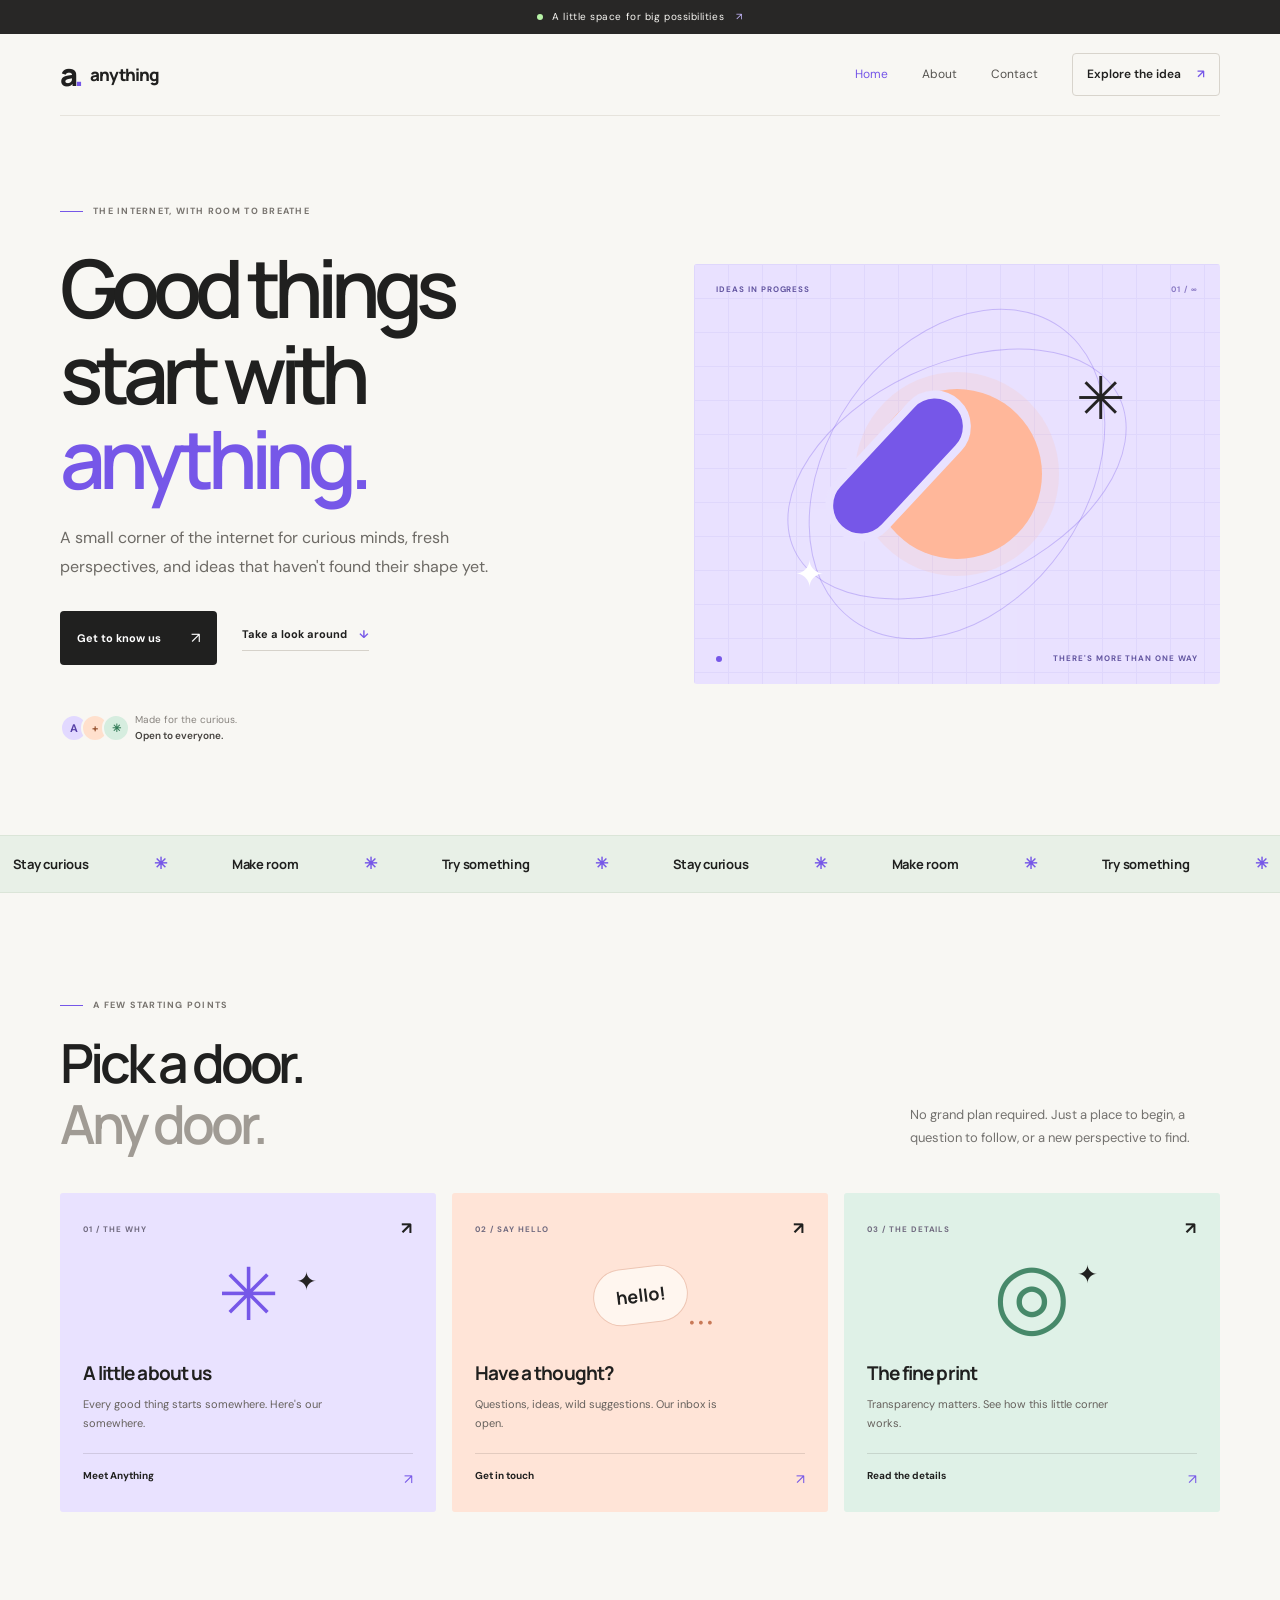
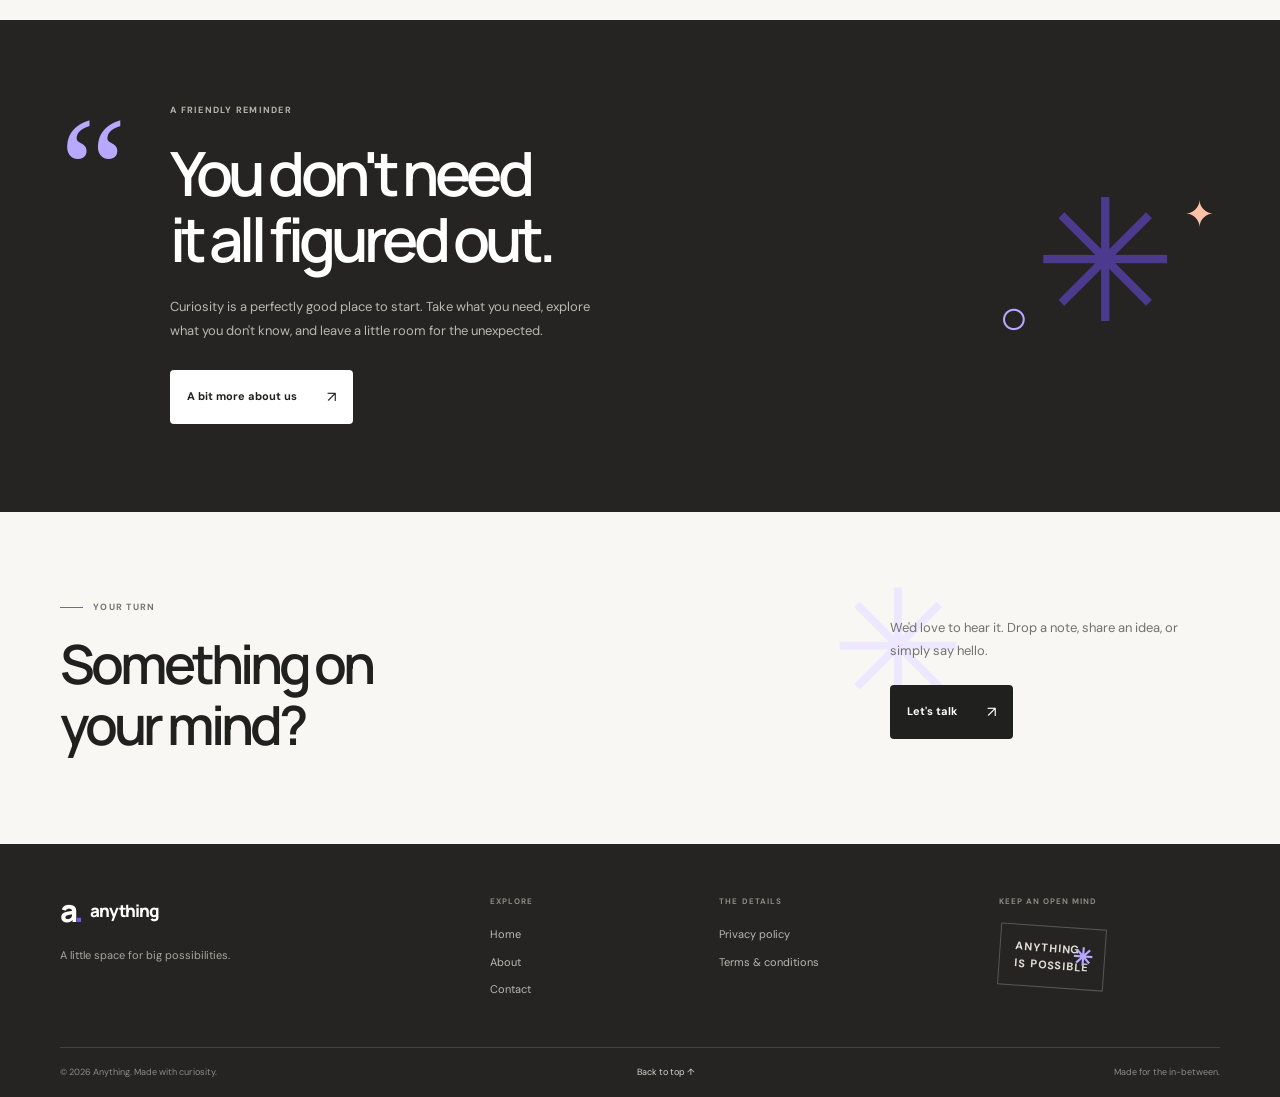
<file: index.html>
<!doctype html>
<html lang="en">
  <head>
    <meta charset="utf-8" />
    <meta name="viewport" content="width=device-width, initial-scale=1" />
    <meta
      name="description"
      content="Anything is a small corner of the internet for big ideas, curious minds, and fresh perspectives."
    />
    <title>Anything — Make room for possibility</title>
    <link rel="icon" href="assets/favicon.svg" type="image/svg+xml" />
    <link rel="preconnect" href="https://fonts.googleapis.com" />
    <link rel="preconnect" href="https://fonts.gstatic.com" crossorigin />
    <link
      href="https://fonts.googleapis.com/css2?family=DM+Sans:wght@400;500;600;700&family=Manrope:wght@400;500;600;700;800&display=swap"
      rel="stylesheet"
    />
    <link rel="stylesheet" href="css/style.css" />
    <script src="js/main.js" defer></script>
    <!-- Meta Pixel Code -->
    <script>
      !function(f,b,e,v,n,t,s)
      {if(f.fbq)return;n=f.fbq=function(){n.callMethod?
      n.callMethod.apply(n,arguments):n.queue.push(arguments)};
      if(!f._fbq)f._fbq=n;n.push=n;n.loaded=!0;n.version='2.0';
      n.queue=[];t=b.createElement(e);t.async=!0;
      t.src=v;s=b.getElementsByTagName(e)[0];
      s.parentNode.insertBefore(t,s)}(window, document,'script',
      'https://connect.facebook.net/en_US/fbevents.js');
      fbq('init', '2326796294842679');
      fbq('track', 'PageView');
    </script>
    <noscript
      ><img
        height="1"
        width="1"
        style="display: none"
        src="https://www.facebook.com/tr?id=2326796294842679&ev=PageView&noscript=1"
        alt=""
    /></noscript>
    <!-- End Meta Pixel Code -->
  </head>
  <body>
    <div class="announcement">
      <span class="announcement-dot"></span> A little space for big
      possibilities <span class="announcement-arrow">↗</span>
    </div>
    <header class="site-header">
      <a class="brand" href="index.html" aria-label="Anything home"
        ><span class="brand-mark">a<span>.</span></span
        ><span>anything</span></a
      >
      <button
        class="menu-toggle"
        aria-label="Open navigation"
        aria-expanded="false"
      >
        <span></span><span></span>
      </button>
      <nav class="nav-links" aria-label="Main navigation">
        <a class="active" href="index.html">Home</a
        ><a href="about.html">About</a><a href="contact.html">Contact</a>
        <a class="nav-cta" href="about.html">Explore the idea <span>↗</span></a>
      </nav>
    </header>
    <main>
      <section class="hero wrap">
        <div class="hero-copy">
          <div class="eyebrow">
            <span class="eyebrow-line"></span> THE INTERNET, WITH ROOM TO
            BREATHE
          </div>
          <h1>
            Good things<br />start with <span class="highlight">anything.</span>
          </h1>
          <p class="hero-lede">
            A small corner of the internet for curious minds, fresh
            perspectives, and ideas that haven't found their shape yet.
          </p>
          <div class="hero-actions">
            <a class="button button-dark" href="about.html"
              >Get to know us <span>↗</span></a
            ><a class="text-link" href="#discover"
              >Take a look around <span>↓</span></a
            >
          </div>
          <div class="hero-note">
            <div class="avatar-stack">
              <span>A</span><span>+</span><span>✳</span>
            </div>
            <span
              >Made for the curious.<br /><strong
                >Open to everyone.</strong
              ></span
            >
          </div>
        </div>
        <div
          class="hero-art"
          aria-label="Abstract colorful shapes illustration"
        >
          <div class="art-grid"></div>
          <div class="orbit orbit-one"></div>
          <div class="orbit orbit-two"></div>
          <div class="art-sun"></div>
          <div class="art-pill"></div>
          <div class="art-flower">✳</div>
          <div class="art-star">✦</div>
          <div class="art-label label-top">
            IDEAS IN PROGRESS <span>01 / ∞</span>
          </div>
          <div class="art-label label-bottom">
            <span class="label-dot"></span> THERE'S MORE THAN ONE WAY
          </div>
        </div>
      </section>
      <section class="ticker" aria-label="Our philosophy">
        <div class="ticker-track">
          <span>Stay curious</span><i>✳</i><span>Make room</span><i>✳</i
          ><span>Try something</span><i>✳</i><span>Stay curious</span><i>✳</i
          ><span>Make room</span><i>✳</i><span>Try something</span><i>✳</i>
        </div>
      </section>
      <section class="discover wrap" id="discover">
        <div class="section-heading">
          <div>
            <div class="eyebrow">
              <span class="eyebrow-line"></span> A FEW STARTING POINTS
            </div>
            <h2>Pick a door.<br /><span>Any door.</span></h2>
          </div>
          <p>
            No grand plan required. Just a place to begin, a question to follow,
            or a new perspective to find.
          </p>
        </div>
        <div class="feature-grid">
          <a class="feature-card card-lilac" href="about.html"
            ><div class="card-top">
              <span class="card-index">01 / THE WHY</span
              ><span class="card-icon">↗</span>
            </div>
            <div class="card-illustration illustration-spark">
              <span>✳</span><i>✦</i>
            </div>
            <h3>A little about us</h3>
            <p>Every good thing starts somewhere. Here's our somewhere.</p>
            <span class="card-link">Meet Anything <b>↗</b></span></a
          >
          <a class="feature-card card-peach" href="contact.html"
            ><div class="card-top">
              <span class="card-index">02 / SAY HELLO</span
              ><span class="card-icon">↗</span>
            </div>
            <div class="card-illustration illustration-chat">
              <span>hello!</span><i>•••</i>
            </div>
            <h3>Have a thought?</h3>
            <p>Questions, ideas, wild suggestions. Our inbox is open.</p>
            <span class="card-link">Get in touch <b>↗</b></span></a
          >
          <a class="feature-card card-mint" href="privacy.html"
            ><div class="card-top">
              <span class="card-index">03 / THE DETAILS</span
              ><span class="card-icon">↗</span>
            </div>
            <div class="card-illustration illustration-orbit">
              <span>◎</span><i>✦</i>
            </div>
            <h3>The fine print</h3>
            <p>Transparency matters. See how this little corner works.</p>
            <span class="card-link">Read the details <b>↗</b></span></a
          >
        </div>
      </section>
      <section class="manifesto">
        <div class="wrap manifesto-inner">
          <div class="manifesto-symbol">“</div>
          <div>
            <div class="eyebrow eyebrow-light">A FRIENDLY REMINDER</div>
            <h2>You don't need<br />it all figured out.</h2>
            <p>
              Curiosity is a perfectly good place to start. Take what you need,
              explore what you don't know, and leave a little room for the
              unexpected.
            </p>
            <a class="button button-light" href="about.html"
              >A bit more about us <span>↗</span></a
            >
          </div>
          <div class="manifesto-doodle">✳<span>✦</span><i>○</i></div>
        </div>
      </section>
      <section class="bottom-cta wrap">
        <div>
          <div class="eyebrow">
            <span class="eyebrow-line"></span> YOUR TURN
          </div>
          <h2>Something on<br />your mind?</h2>
        </div>
        <div class="bottom-cta-right">
          <p>
            We'd love to hear it. Drop a note, share an idea, or simply say
            hello.
          </p>
          <a class="button button-dark" href="contact.html"
            >Let's talk <span>↗</span></a
          >
        </div>
        <div class="cta-decoration">✳</div>
      </section>
    </main>
    <footer class="site-footer">
      <div class="footer-main wrap">
        <div class="footer-brand">
          <a class="brand brand-light" href="index.html"
            ><span class="brand-mark">a<span>.</span></span
            ><span>anything</span></a
          >
          <p>A little space for big possibilities.</p>
        </div>
        <div class="footer-column">
          <span class="footer-label">EXPLORE</span><a href="index.html">Home</a
          ><a href="about.html">About</a><a href="contact.html">Contact</a>
        </div>
        <div class="footer-column">
          <span class="footer-label">THE DETAILS</span
          ><a href="privacy.html">Privacy policy</a
          ><a href="terms.html">Terms & conditions</a>
        </div>
        <div class="footer-note">
          <span class="footer-label">KEEP AN OPEN MIND</span>
          <div class="footer-stamp">
            ANYTHING<br />IS POSSIBLE <span>✳</span>
          </div>
        </div>
      </div>
      <div class="footer-bottom wrap">
        <span>© <span data-year>2026</span> Anything. Made with curiosity.</span
        ><a
          href="#top"
          onclick="
            window.scrollTo({ top: 0, behavior: 'smooth' });
            return false;
          "
          >Back to top ↑</a
        ><span>Made for the in-between.</span>
      </div>
    </footer>
  </body>
</html>
</file>
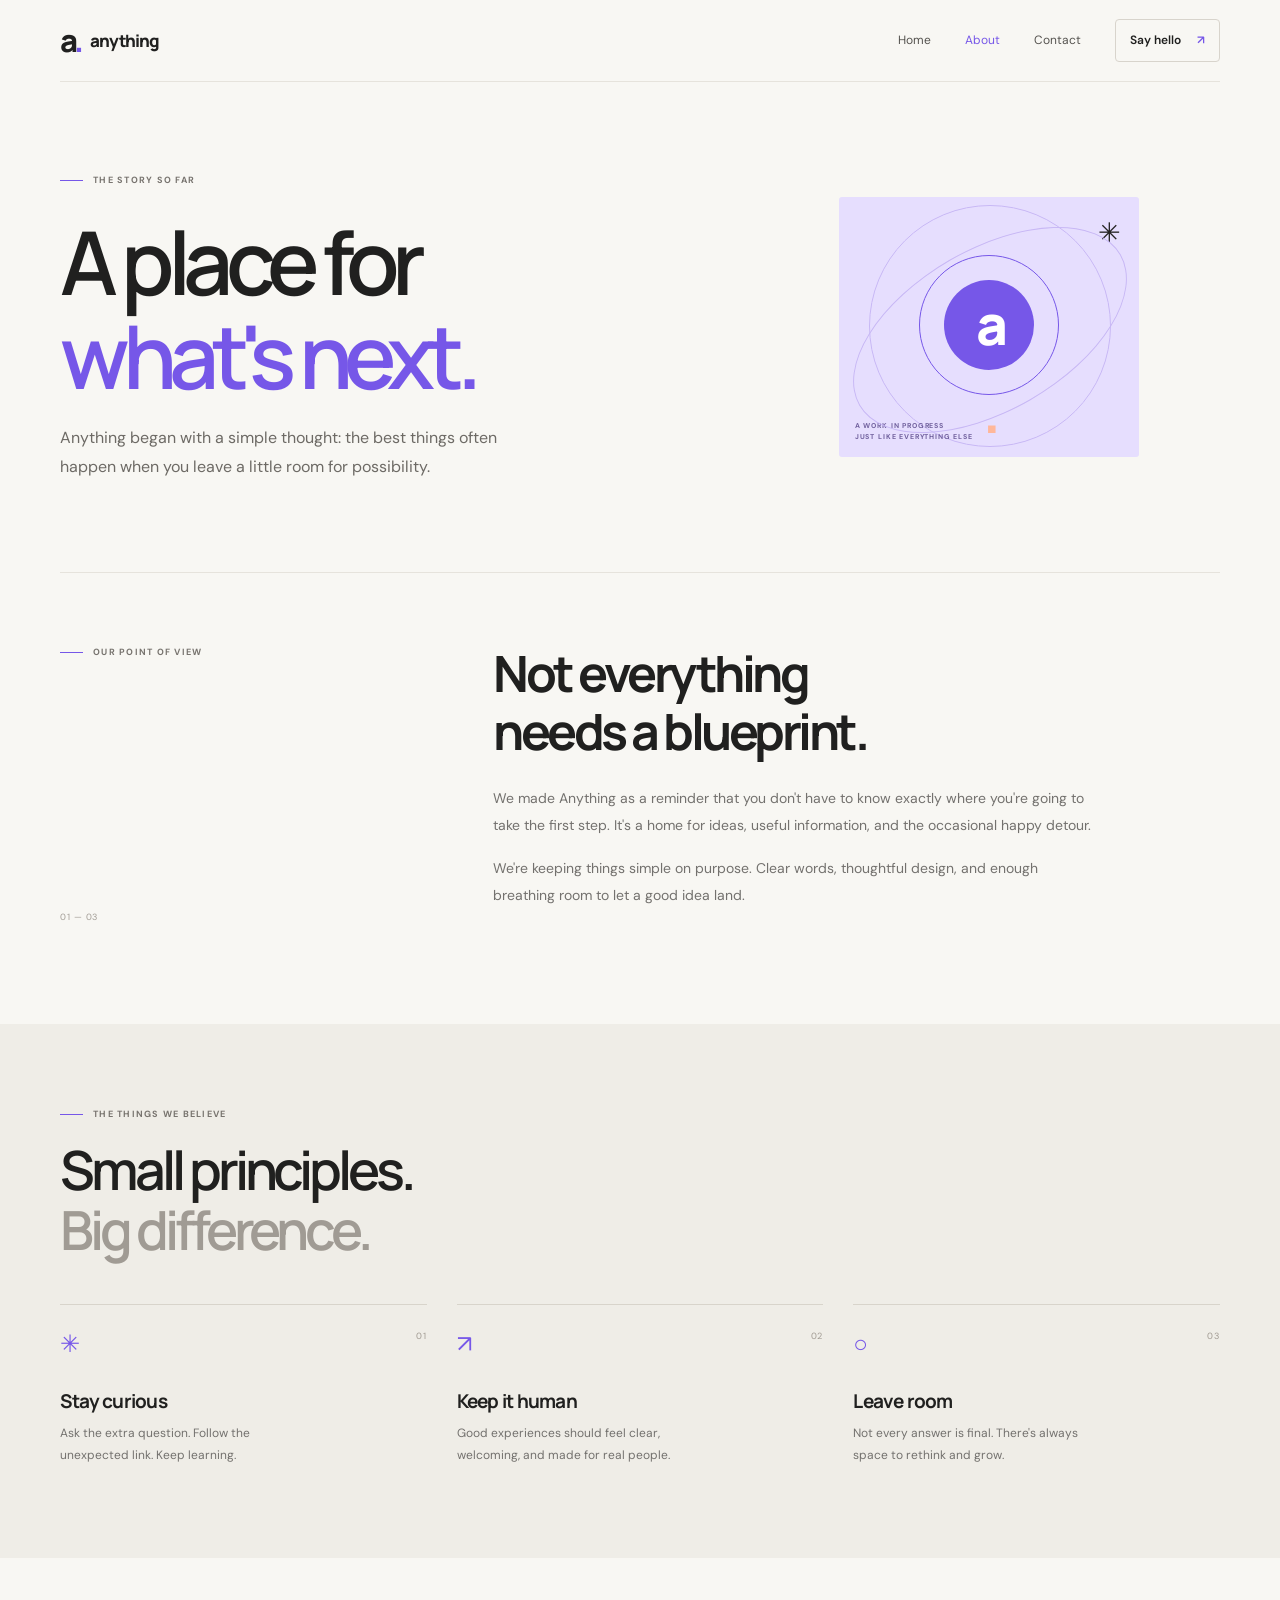
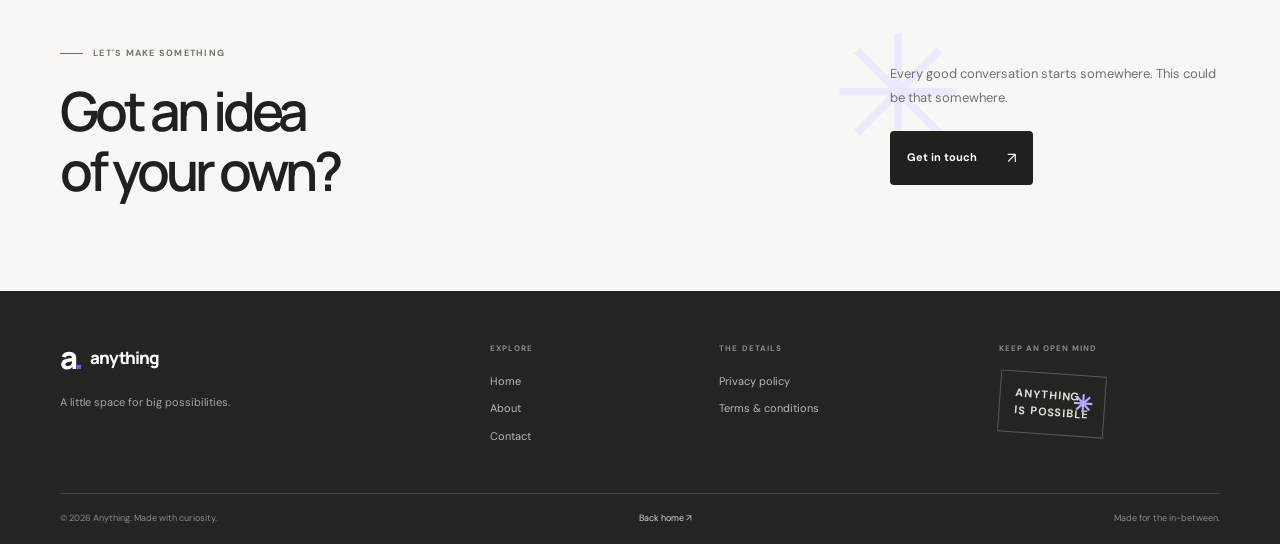
<file: about.html>
<!doctype html>
<html lang="en">
  <head>
    <meta charset="utf-8" />
    <meta name="viewport" content="width=device-width, initial-scale=1" />
    <meta
      name="description"
      content="Get to know Anything: a little corner of the internet built around curiosity."
    />
    <title>About — Anything</title>
    <link rel="icon" href="assets/favicon.svg" type="image/svg+xml" />
    <link rel="preconnect" href="https://fonts.googleapis.com" />
    <link rel="preconnect" href="https://fonts.gstatic.com" crossorigin />
    <link
      href="https://fonts.googleapis.com/css2?family=DM+Sans:wght@400;500;600;700&family=Manrope:wght@400;500;600;700;800&display=swap"
      rel="stylesheet"
    />
    <link rel="stylesheet" href="css/style.css" />
    <script src="js/main.js" defer></script>
    <!-- Meta Pixel Code -->
    <script>
      !function(f,b,e,v,n,t,s)
      {if(f.fbq)return;n=f.fbq=function(){n.callMethod?
      n.callMethod.apply(n,arguments):n.queue.push(arguments)};
      if(!f._fbq)f._fbq=n;n.push=n;n.loaded=!0;n.version='2.0';
      n.queue=[];t=b.createElement(e);t.async=!0;
      t.src=v;s=b.getElementsByTagName(e)[0];
      s.parentNode.insertBefore(t,s)}(window, document,'script',
      'https://connect.facebook.net/en_US/fbevents.js');
      fbq('init', '2326796294842679');
      fbq('track', 'PageView');
    </script>
    <noscript
      ><img
        height="1"
        width="1"
        style="display: none"
        src="https://www.facebook.com/tr?id=2326796294842679&ev=PageView&noscript=1"
        alt=""
    /></noscript>
    <!-- End Meta Pixel Code -->
  </head>
  <body>
    <header class="site-header">
      <a class="brand" href="index.html"
        ><span class="brand-mark">a<span>.</span></span
        ><span>anything</span></a
      ><button
        class="menu-toggle"
        aria-label="Open navigation"
        aria-expanded="false"
      >
        <span></span><span></span>
      </button>
      <nav class="nav-links">
        <a href="index.html">Home</a
        ><a class="active" href="about.html">About</a
        ><a href="contact.html">Contact</a
        ><a class="nav-cta" href="contact.html">Say hello <span>↗</span></a>
      </nav>
    </header>
    <main>
      <section class="page-hero wrap">
        <div class="eyebrow">
          <span class="eyebrow-line"></span> THE STORY SO FAR
        </div>
        <h1>A place for<br /><span class="highlight">what's next.</span></h1>
        <p class="page-lede">
          Anything began with a simple thought: the best things often happen
          when you leave a little room for possibility.
        </p>
        <div class="about-art">
          <div class="about-art-ring"></div>
          <div class="about-art-shape">a<span>.</span></div>
          <span class="about-art-caption"
            >A WORK IN PROGRESS<br />JUST LIKE EVERYTHING ELSE</span
          ><span class="about-art-star">✳</span>
        </div>
      </section>
      <section class="story-section wrap">
        <div class="story-aside">
          <span class="eyebrow"
            ><span class="eyebrow-line"></span> OUR POINT OF VIEW</span
          ><span class="story-number">01 — 03</span>
        </div>
        <div class="story-copy">
          <h2>Not everything<br />needs a blueprint.</h2>
          <p>
            We made Anything as a reminder that you don't have to know exactly
            where you're going to take the first step. It's a home for ideas,
            useful information, and the occasional happy detour.
          </p>
          <p>
            We're keeping things simple on purpose. Clear words, thoughtful
            design, and enough breathing room to let a good idea land.
          </p>
        </div>
      </section>
      <section class="values-section">
        <div class="wrap">
          <div class="eyebrow">
            <span class="eyebrow-line"></span> THE THINGS WE BELIEVE
          </div>
          <h2>Small principles.<br /><span>Big difference.</span></h2>
          <div class="values-grid">
            <article>
              <span class="value-icon">✳</span
              ><span class="value-number">01</span>
              <h3>Stay curious</h3>
              <p>
                Ask the extra question. Follow the unexpected link. Keep
                learning.
              </p>
            </article>
            <article>
              <span class="value-icon">↗</span
              ><span class="value-number">02</span>
              <h3>Keep it human</h3>
              <p>
                Good experiences should feel clear, welcoming, and made for real
                people.
              </p>
            </article>
            <article>
              <span class="value-icon">○</span
              ><span class="value-number">03</span>
              <h3>Leave room</h3>
              <p>
                Not every answer is final. There's always space to rethink and
                grow.
              </p>
            </article>
          </div>
        </div>
      </section>
      <section class="bottom-cta wrap">
        <div>
          <div class="eyebrow">
            <span class="eyebrow-line"></span> LET'S MAKE SOMETHING
          </div>
          <h2>Got an idea<br />of your own?</h2>
        </div>
        <div class="bottom-cta-right">
          <p>
            Every good conversation starts somewhere. This could be that
            somewhere.
          </p>
          <a class="button button-dark" href="contact.html"
            >Get in touch <span>↗</span></a
          >
        </div>
        <div class="cta-decoration">✳</div>
      </section>
    </main>
    <footer class="site-footer">
      <div class="footer-main wrap">
        <div class="footer-brand">
          <a class="brand brand-light" href="index.html"
            ><span class="brand-mark">a<span>.</span></span
            ><span>anything</span></a
          >
          <p>A little space for big possibilities.</p>
        </div>
        <div class="footer-column">
          <span class="footer-label">EXPLORE</span><a href="index.html">Home</a
          ><a href="about.html">About</a><a href="contact.html">Contact</a>
        </div>
        <div class="footer-column">
          <span class="footer-label">THE DETAILS</span
          ><a href="privacy.html">Privacy policy</a
          ><a href="terms.html">Terms & conditions</a>
        </div>
        <div class="footer-note">
          <span class="footer-label">KEEP AN OPEN MIND</span>
          <div class="footer-stamp">
            ANYTHING<br />IS POSSIBLE <span>✳</span>
          </div>
        </div>
      </div>
      <div class="footer-bottom wrap">
        <span>© <span data-year>2026</span> Anything. Made with curiosity.</span
        ><a href="index.html">Back home ↗</a
        ><span>Made for the in-between.</span>
      </div>
    </footer>
  </body>
</html>
</file>
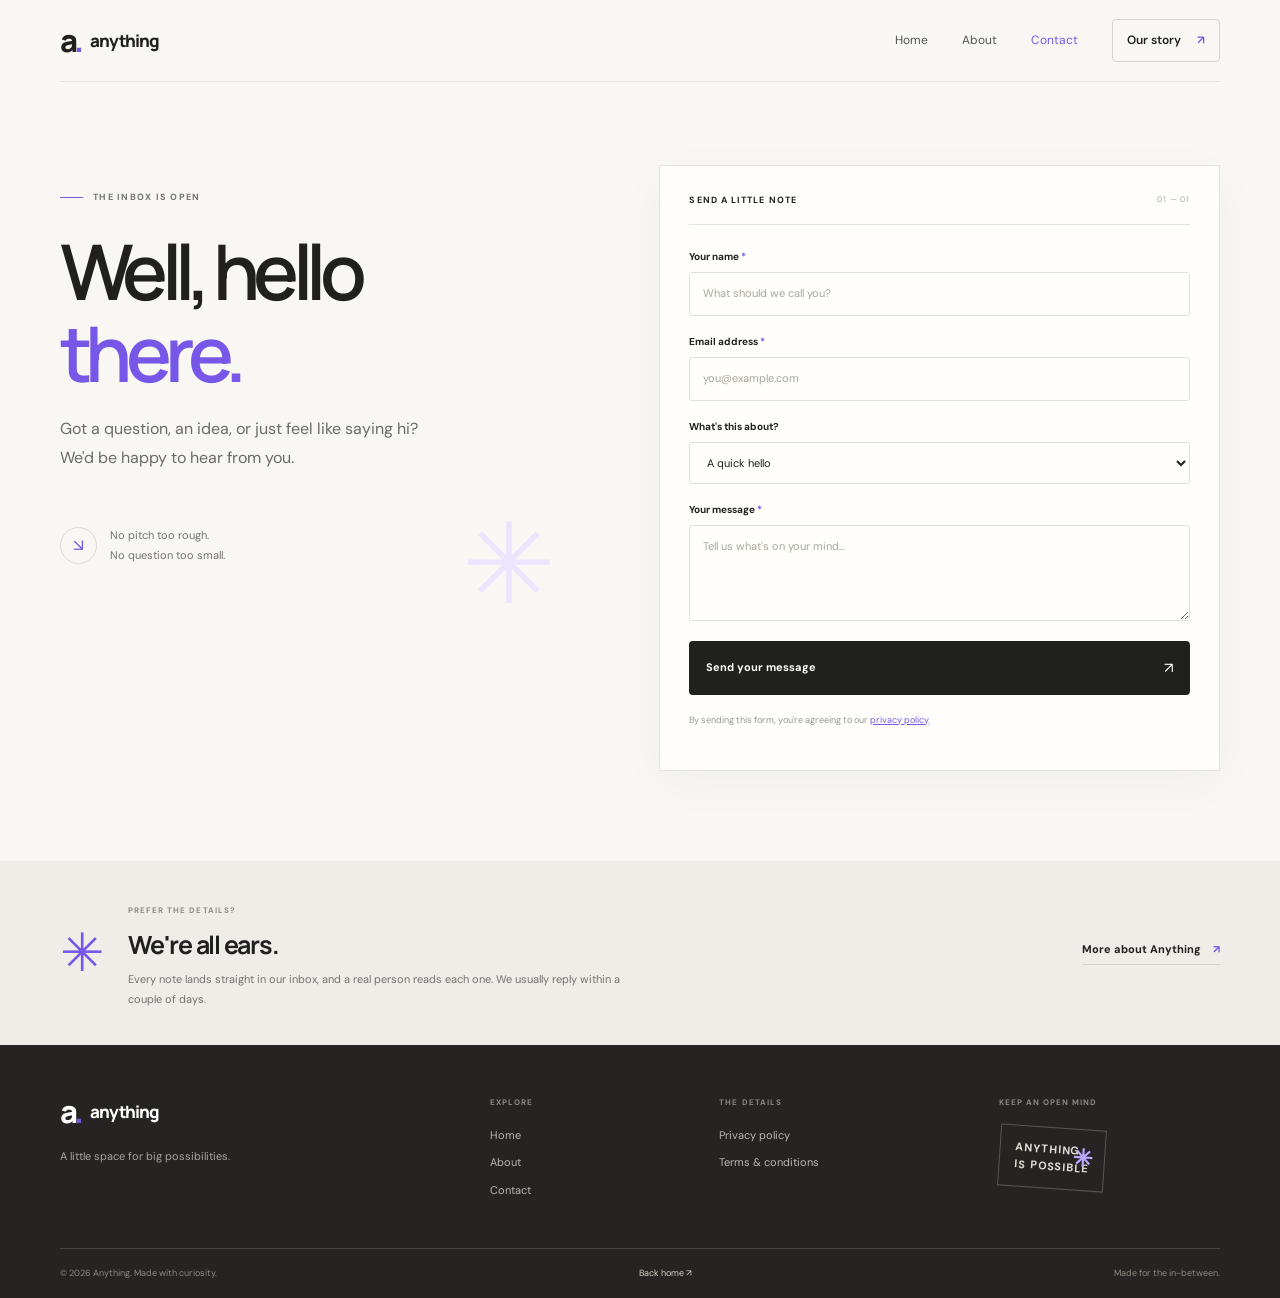
<file: contact.html>
<!doctype html>
<html lang="en">
  <head>
    <meta charset="utf-8" />
    <meta name="viewport" content="width=device-width, initial-scale=1" />
    <meta name="description" content="Get in touch with Anything." />
    <title>Contact — Anything</title>
    <link rel="icon" href="assets/favicon.svg" type="image/svg+xml" />
    <link rel="preconnect" href="https://fonts.googleapis.com" />
    <link rel="preconnect" href="https://fonts.gstatic.com" crossorigin />
    <link
      href="https://fonts.googleapis.com/css2?family=DM+Sans:wght@400;500;600;700&family=Manrope:wght@400;500;600;700;800&display=swap"
      rel="stylesheet"
    />
    <link rel="stylesheet" href="css/style.css" />
    <script src="js/main.js" defer></script>
    <!-- Meta Pixel Code -->
    <script>
      !function(f,b,e,v,n,t,s)
      {if(f.fbq)return;n=f.fbq=function(){n.callMethod?
      n.callMethod.apply(n,arguments):n.queue.push(arguments)};
      if(!f._fbq)f._fbq=n;n.push=n;n.loaded=!0;n.version='2.0';
      n.queue=[];t=b.createElement(e);t.async=!0;
      t.src=v;s=b.getElementsByTagName(e)[0];
      s.parentNode.insertBefore(t,s)}(window, document,'script',
      'https://connect.facebook.net/en_US/fbevents.js');
      fbq('init', '2326796294842679');
      fbq('track', 'PageView');
    </script>
    <noscript
      ><img
        height="1"
        width="1"
        style="display: none"
        src="https://www.facebook.com/tr?id=2326796294842679&ev=PageView&noscript=1"
        alt=""
    /></noscript>
    <!-- End Meta Pixel Code -->
  </head>
  <body>
    <header class="site-header">
      <a class="brand" href="index.html"
        ><span class="brand-mark">a<span>.</span></span
        ><span>anything</span></a
      ><button
        class="menu-toggle"
        aria-label="Open navigation"
        aria-expanded="false"
      >
        <span></span><span></span>
      </button>
      <nav class="nav-links">
        <a href="index.html">Home</a><a href="about.html">About</a
        ><a class="active" href="contact.html">Contact</a
        ><a class="nav-cta" href="about.html">Our story <span>↗</span></a>
      </nav>
    </header>
    <main>
      <section class="contact-hero wrap">
        <div class="contact-intro">
          <div class="eyebrow">
            <span class="eyebrow-line"></span> THE INBOX IS OPEN
          </div>
          <h1>Well, hello<br /><span class="highlight">there.</span></h1>
          <p class="page-lede">
            Got a question, an idea, or just feel like saying hi? We'd be happy
            to hear from you.
          </p>
          <div class="contact-aside-note">
            <span class="contact-note-icon">↘</span>
            <p>No pitch too rough.<br />No question too small.</p>
          </div>
          <div class="contact-scribble">✳</div>
        </div>
        <div class="contact-panel">
          <div class="panel-heading">
            <span class="panel-kicker">SEND A LITTLE NOTE</span
            ><span class="panel-number">01 — 01</span>
          </div>
          <form
            id="contact-form"
            class="contact-form"
            name="contact"
            method="POST"
            action="/thank-you"
            data-netlify="true"
            netlify-honeypot="bot-field"
          >
            <p class="form-honeypot" aria-hidden="true">
              <label
                >Don't fill this out if you're human:
                <input name="bot-field" tabindex="-1" autocomplete="off"
              /></label>
            </p>
            <div class="form-row">
              <label for="name">Your name <span>*</span></label
              ><input
                id="name"
                name="name"
                type="text"
                placeholder="What should we call you?"
                autocomplete="name"
                required
              />
            </div>
            <div class="form-row">
              <label for="email">Email address <span>*</span></label
              ><input
                id="email"
                name="email"
                type="email"
                placeholder="you@example.com"
                autocomplete="email"
                required
              />
            </div>
            <div class="form-row">
              <label for="subject">What's this about?</label
              ><select id="subject" name="subject">
                <option value="A quick hello">A quick hello</option>
                <option value="A question">A question</option>
                <option value="An idea">An idea</option>
                <option value="Something else">Something else</option>
              </select>
            </div>
            <div class="form-row">
              <label for="message">Your message <span>*</span></label
              ><textarea
                id="message"
                name="message"
                rows="4"
                placeholder="Tell us what's on your mind..."
                required
              ></textarea>
            </div>
            <button class="button button-dark form-submit" type="submit">
              Send your message <span>↗</span>
            </button>
            <p class="form-privacy">
              By sending this form, you're agreeing to our
              <a href="privacy.html">privacy policy</a>.
            </p>
            <div
              class="form-feedback"
              id="form-feedback"
              role="status"
              aria-live="polite"
            ></div>
          </form>
        </div>
      </section>
      <section class="contact-bottom">
        <div class="wrap contact-bottom-inner">
          <span class="contact-bottom-star">✳</span>
          <div>
            <span class="footer-label">PREFER THE DETAILS?</span>
            <h2>We're all ears.</h2>
            <p>
              Every note lands straight in our inbox, and a real person reads
              each one. We usually reply within a couple of days.
            </p>
          </div>
          <a class="text-link" href="about.html"
            >More about Anything <span>↗</span></a
          >
        </div>
      </section>
    </main>
    <footer class="site-footer">
      <div class="footer-main wrap">
        <div class="footer-brand">
          <a class="brand brand-light" href="index.html"
            ><span class="brand-mark">a<span>.</span></span
            ><span>anything</span></a
          >
          <p>A little space for big possibilities.</p>
        </div>
        <div class="footer-column">
          <span class="footer-label">EXPLORE</span><a href="index.html">Home</a
          ><a href="about.html">About</a><a href="contact.html">Contact</a>
        </div>
        <div class="footer-column">
          <span class="footer-label">THE DETAILS</span
          ><a href="privacy.html">Privacy policy</a
          ><a href="terms.html">Terms & conditions</a>
        </div>
        <div class="footer-note">
          <span class="footer-label">KEEP AN OPEN MIND</span>
          <div class="footer-stamp">
            ANYTHING<br />IS POSSIBLE <span>✳</span>
          </div>
        </div>
      </div>
      <div class="footer-bottom wrap">
        <span>© <span data-year>2026</span> Anything. Made with curiosity.</span
        ><a href="index.html">Back home ↗</a
        ><span>Made for the in-between.</span>
      </div>
    </footer>
  </body>
</html>
</file>
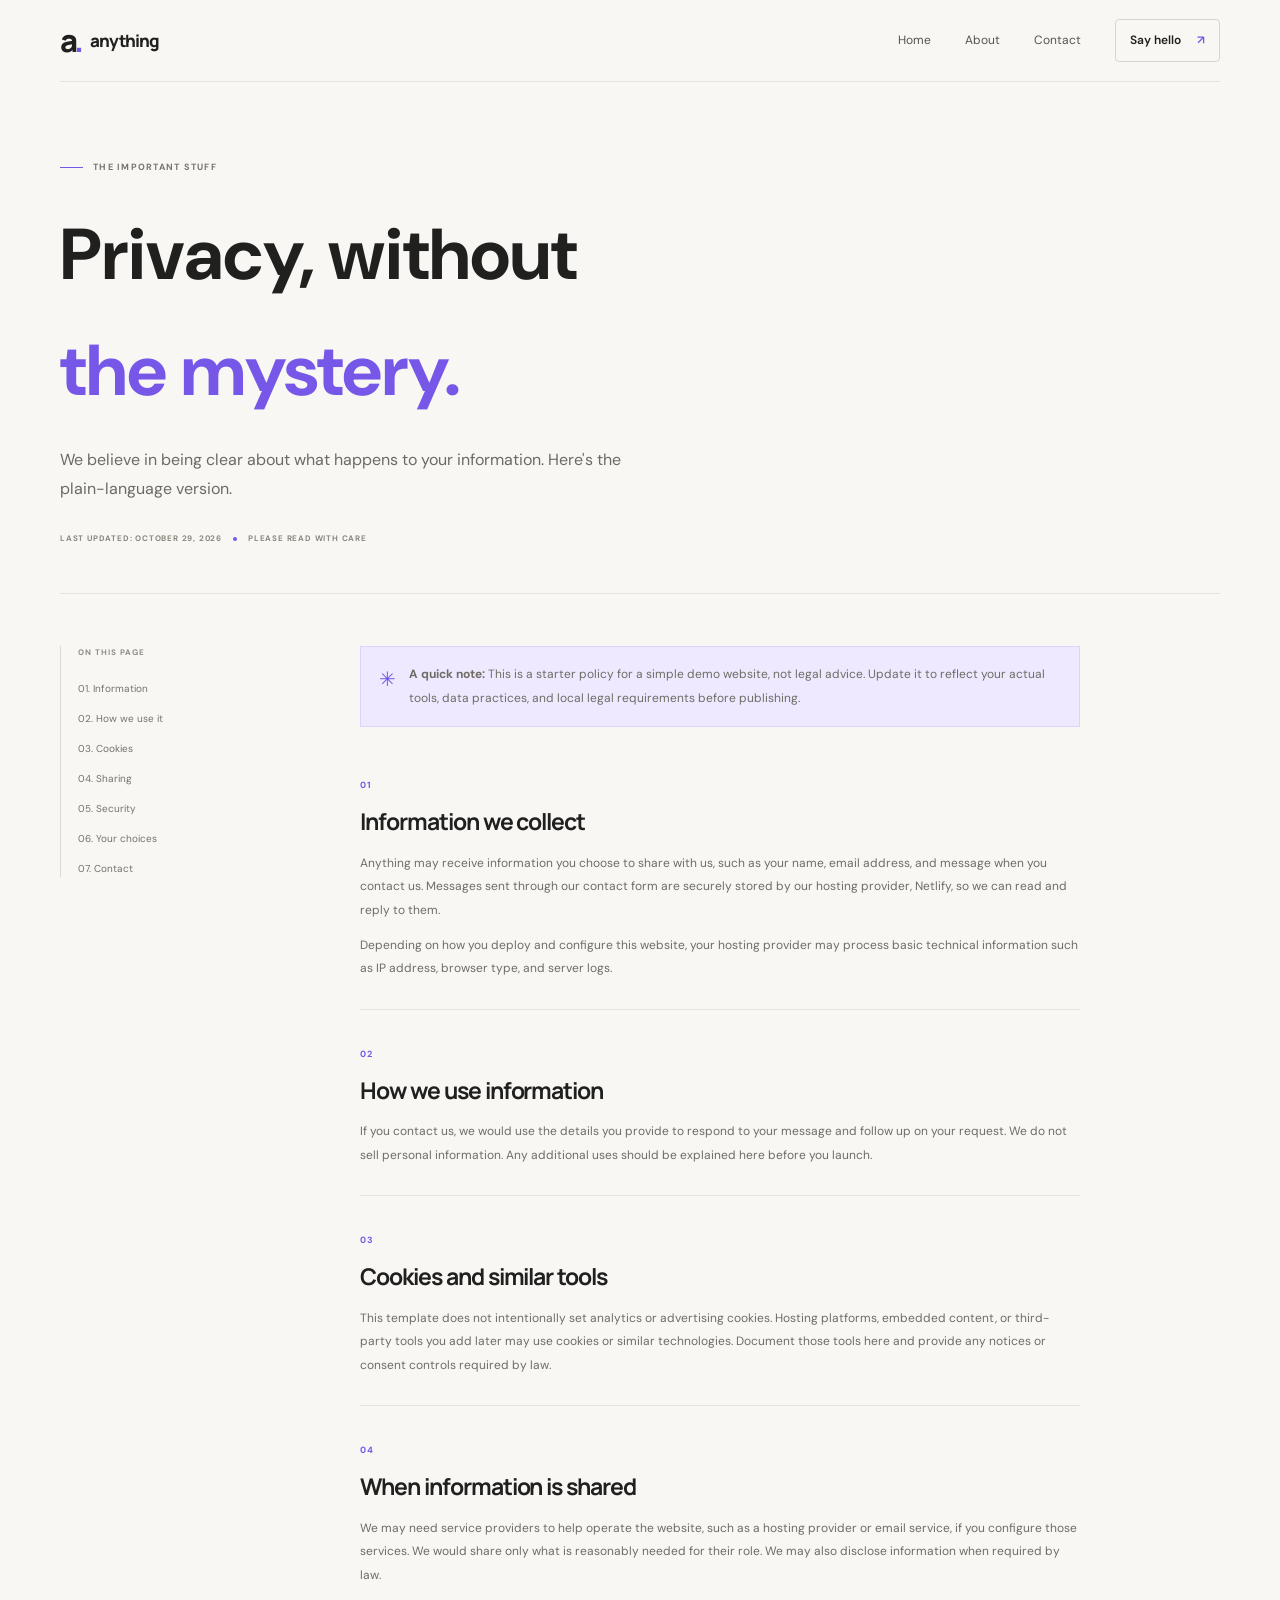
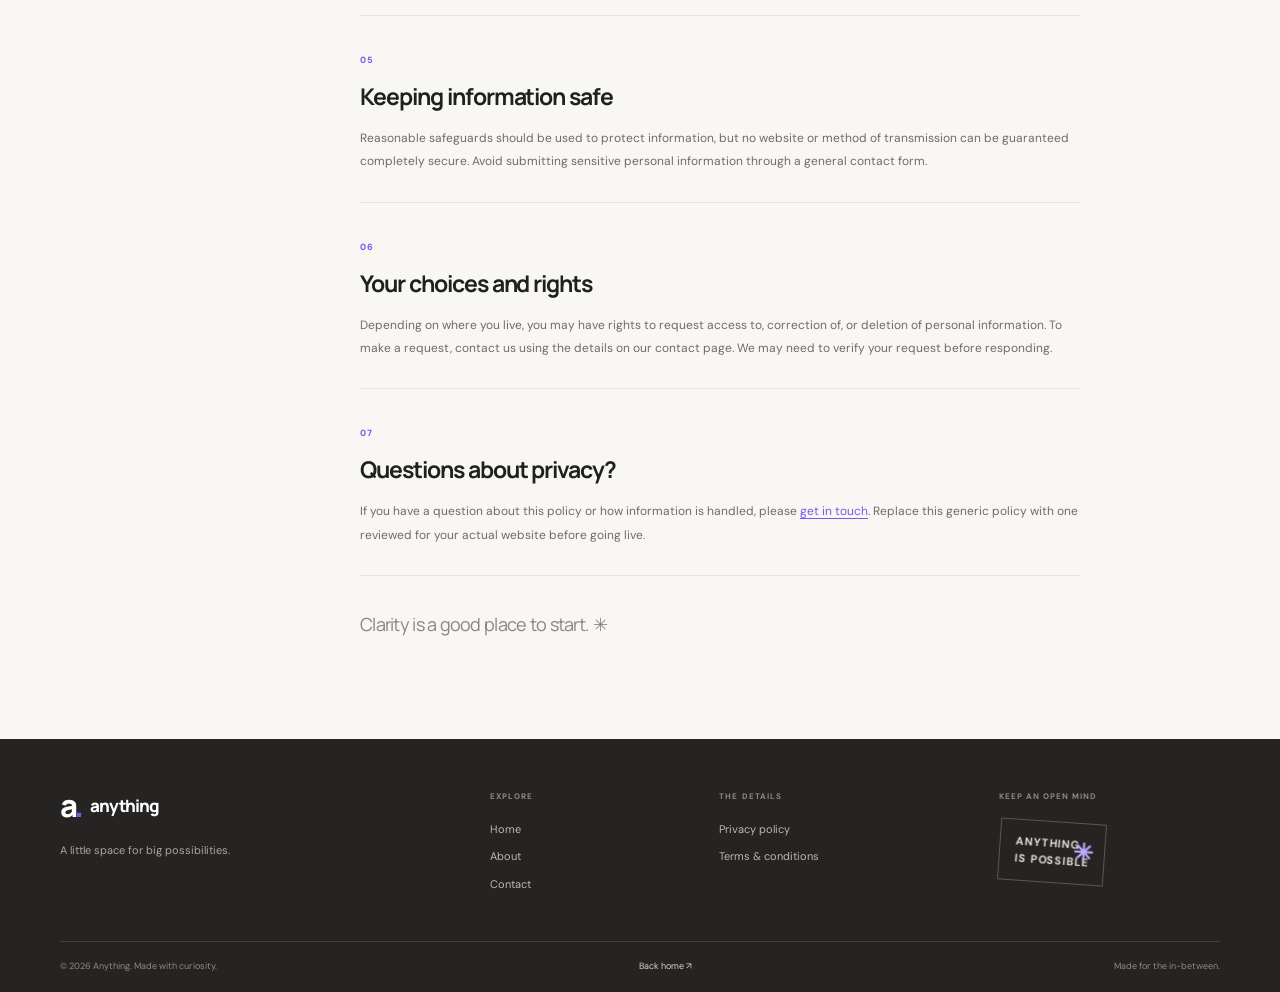
<file: privacy.html>
<!doctype html>
<html lang="en">
  <head>
    <meta charset="utf-8" />
    <meta name="viewport" content="width=device-width, initial-scale=1" />
    <meta name="description" content="Privacy policy for Anything." />
    <title>Privacy Policy — Anything</title>
    <link rel="icon" href="assets/favicon.svg" type="image/svg+xml" />
    <link rel="preconnect" href="https://fonts.googleapis.com" />
    <link rel="preconnect" href="https://fonts.gstatic.com" crossorigin />
    <link
      href="https://fonts.googleapis.com/css2?family=DM+Sans:wght@400;500;600;700&family=Manrope:wght@400;500;600;700;800&display=swap"
      rel="stylesheet"
    />
    <link rel="stylesheet" href="css/style.css" />
    <script src="js/main.js" defer></script>
    <!-- Meta Pixel Code -->
    <script>
      !function(f,b,e,v,n,t,s)
      {if(f.fbq)return;n=f.fbq=function(){n.callMethod?
      n.callMethod.apply(n,arguments):n.queue.push(arguments)};
      if(!f._fbq)f._fbq=n;n.push=n;n.loaded=!0;n.version='2.0';
      n.queue=[];t=b.createElement(e);t.async=!0;
      t.src=v;s=b.getElementsByTagName(e)[0];
      s.parentNode.insertBefore(t,s)}(window, document,'script',
      'https://connect.facebook.net/en_US/fbevents.js');
      fbq('init', '2326796294842679');
      fbq('track', 'PageView');
    </script>
    <noscript
      ><img
        height="1"
        width="1"
        style="display: none"
        src="https://www.facebook.com/tr?id=2326796294842679&ev=PageView&noscript=1"
        alt=""
    /></noscript>
    <!-- End Meta Pixel Code -->
  </head>
  <body>
    <header class="site-header">
      <a class="brand" href="index.html"
        ><span class="brand-mark">a<span>.</span></span
        ><span>anything</span></a
      ><button
        class="menu-toggle"
        aria-label="Open navigation"
        aria-expanded="false"
      >
        <span></span><span></span>
      </button>
      <nav class="nav-links">
        <a href="index.html">Home</a><a href="about.html">About</a
        ><a href="contact.html">Contact</a
        ><a class="nav-cta" href="contact.html">Say hello <span>↗</span></a>
      </nav>
    </header>
    <main>
      <section class="legal-hero wrap">
        <div class="eyebrow">
          <span class="eyebrow-line"></span> THE IMPORTANT STUFF
        </div>
        <h1>
          Privacy, without<br /><span class="highlight">the mystery.</span>
        </h1>
        <p class="page-lede">
          We believe in being clear about what happens to your information.
          Here's the plain-language version.
        </p>
        <div class="legal-meta">
          <span>LAST UPDATED: OCTOBER 29, 2026</span
          ><span class="legal-meta-dot"></span
          ><span>PLEASE READ WITH CARE</span>
        </div>
      </section>
      <section class="legal-layout wrap">
        <aside class="legal-toc">
          <span class="footer-label">ON THIS PAGE</span
          ><a href="#collect">01. Information</a
          ><a href="#use">02. How we use it</a><a href="#cookies">03. Cookies</a
          ><a href="#sharing">04. Sharing</a><a href="#security">05. Security</a
          ><a href="#choices">06. Your choices</a
          ><a href="#contact-privacy">07. Contact</a>
        </aside>
        <article class="legal-content">
          <div class="notice-box">
            <span>✳</span>
            <p>
              <strong>A quick note:</strong> This is a starter policy for a
              simple demo website, not legal advice. Update it to reflect your
              actual tools, data practices, and local legal requirements before
              publishing.
            </p>
          </div>
          <section id="collect">
            <span class="legal-number">01</span>
            <h2>Information we collect</h2>
            <p>
              Anything may receive information you choose to share with us, such
              as your name, email address, and message when you contact us.
              Messages sent through our contact form are securely stored by
              our hosting provider, Netlify, so we can read and reply to them.
            </p>
            <p>
              Depending on how you deploy and configure this website, your
              hosting provider may process basic technical information such as
              IP address, browser type, and server logs.
            </p>
          </section>
          <section id="use">
            <span class="legal-number">02</span>
            <h2>How we use information</h2>
            <p>
              If you contact us, we would use the details you provide to respond
              to your message and follow up on your request. We do not sell
              personal information. Any additional uses should be explained here
              before you launch.
            </p>
          </section>
          <section id="cookies">
            <span class="legal-number">03</span>
            <h2>Cookies and similar tools</h2>
            <p>
              This template does not intentionally set analytics or advertising
              cookies. Hosting platforms, embedded content, or third-party tools
              you add later may use cookies or similar technologies. Document
              those tools here and provide any notices or consent controls
              required by law.
            </p>
          </section>
          <section id="sharing">
            <span class="legal-number">04</span>
            <h2>When information is shared</h2>
            <p>
              We may need service providers to help operate the website, such as
              a hosting provider or email service, if you configure those
              services. We would share only what is reasonably needed for their
              role. We may also disclose information when required by law.
            </p>
          </section>
          <section id="security">
            <span class="legal-number">05</span>
            <h2>Keeping information safe</h2>
            <p>
              Reasonable safeguards should be used to protect information, but
              no website or method of transmission can be guaranteed completely
              secure. Avoid submitting sensitive personal information through a
              general contact form.
            </p>
          </section>
          <section id="choices">
            <span class="legal-number">06</span>
            <h2>Your choices and rights</h2>
            <p>
              Depending on where you live, you may have rights to request access
              to, correction of, or deletion of personal information. To make a
              request, contact us using the details on our contact page. We may
              need to verify your request before responding.
            </p>
          </section>
          <section id="contact-privacy">
            <span class="legal-number">07</span>
            <h2>Questions about privacy?</h2>
            <p>
              If you have a question about this policy or how information is
              handled, please <a href="contact.html">get in touch</a>. Replace
              this generic policy with one reviewed for your actual website
              before going live.
            </p>
          </section>
          <div class="legal-endnote">Clarity is a good place to start. ✳</div>
        </article>
      </section>
    </main>
    <footer class="site-footer">
      <div class="footer-main wrap">
        <div class="footer-brand">
          <a class="brand brand-light" href="index.html"
            ><span class="brand-mark">a<span>.</span></span
            ><span>anything</span></a
          >
          <p>A little space for big possibilities.</p>
        </div>
        <div class="footer-column">
          <span class="footer-label">EXPLORE</span><a href="index.html">Home</a
          ><a href="about.html">About</a><a href="contact.html">Contact</a>
        </div>
        <div class="footer-column">
          <span class="footer-label">THE DETAILS</span
          ><a href="privacy.html">Privacy policy</a
          ><a href="terms.html">Terms & conditions</a>
        </div>
        <div class="footer-note">
          <span class="footer-label">KEEP AN OPEN MIND</span>
          <div class="footer-stamp">
            ANYTHING<br />IS POSSIBLE <span>✳</span>
          </div>
        </div>
      </div>
      <div class="footer-bottom wrap">
        <span>© <span data-year>2026</span> Anything. Made with curiosity.</span
        ><a href="index.html">Back home ↗</a
        ><span>Made for the in-between.</span>
      </div>
    </footer>
  </body>
</html>
</file>
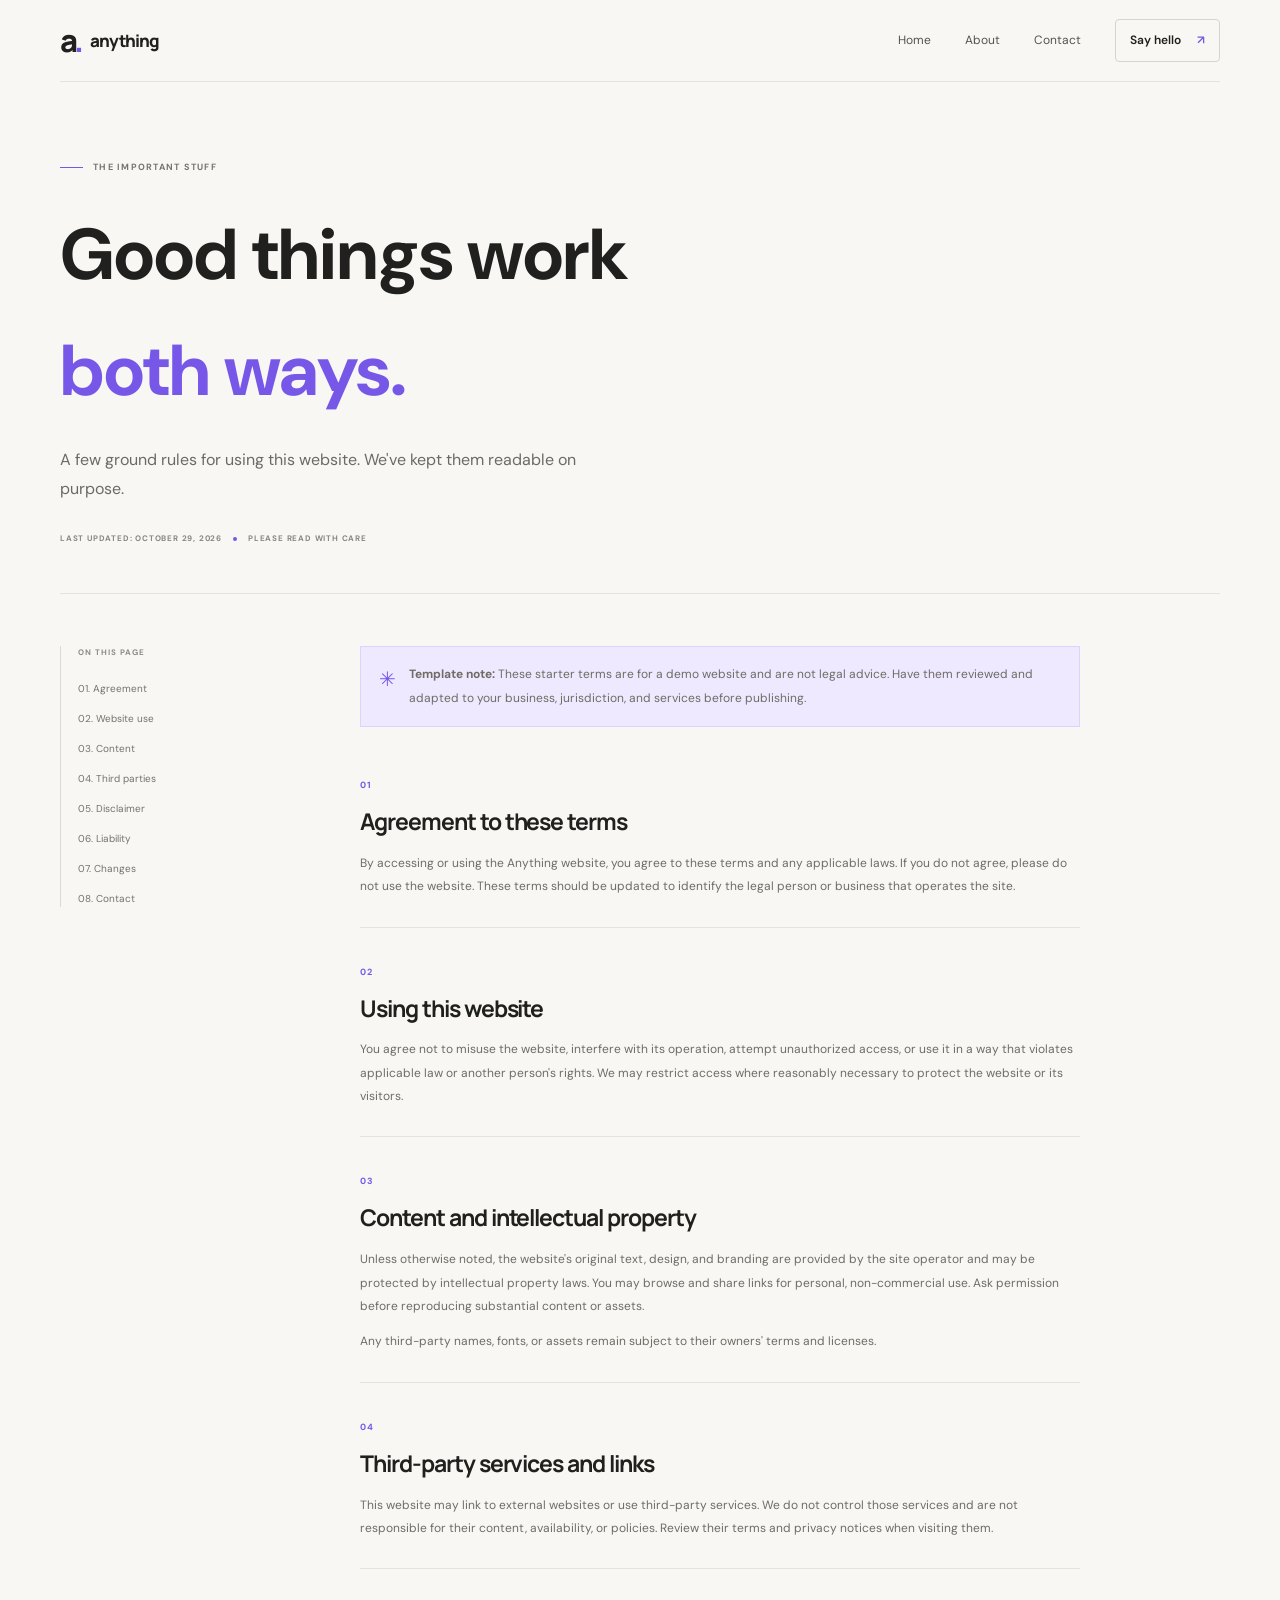
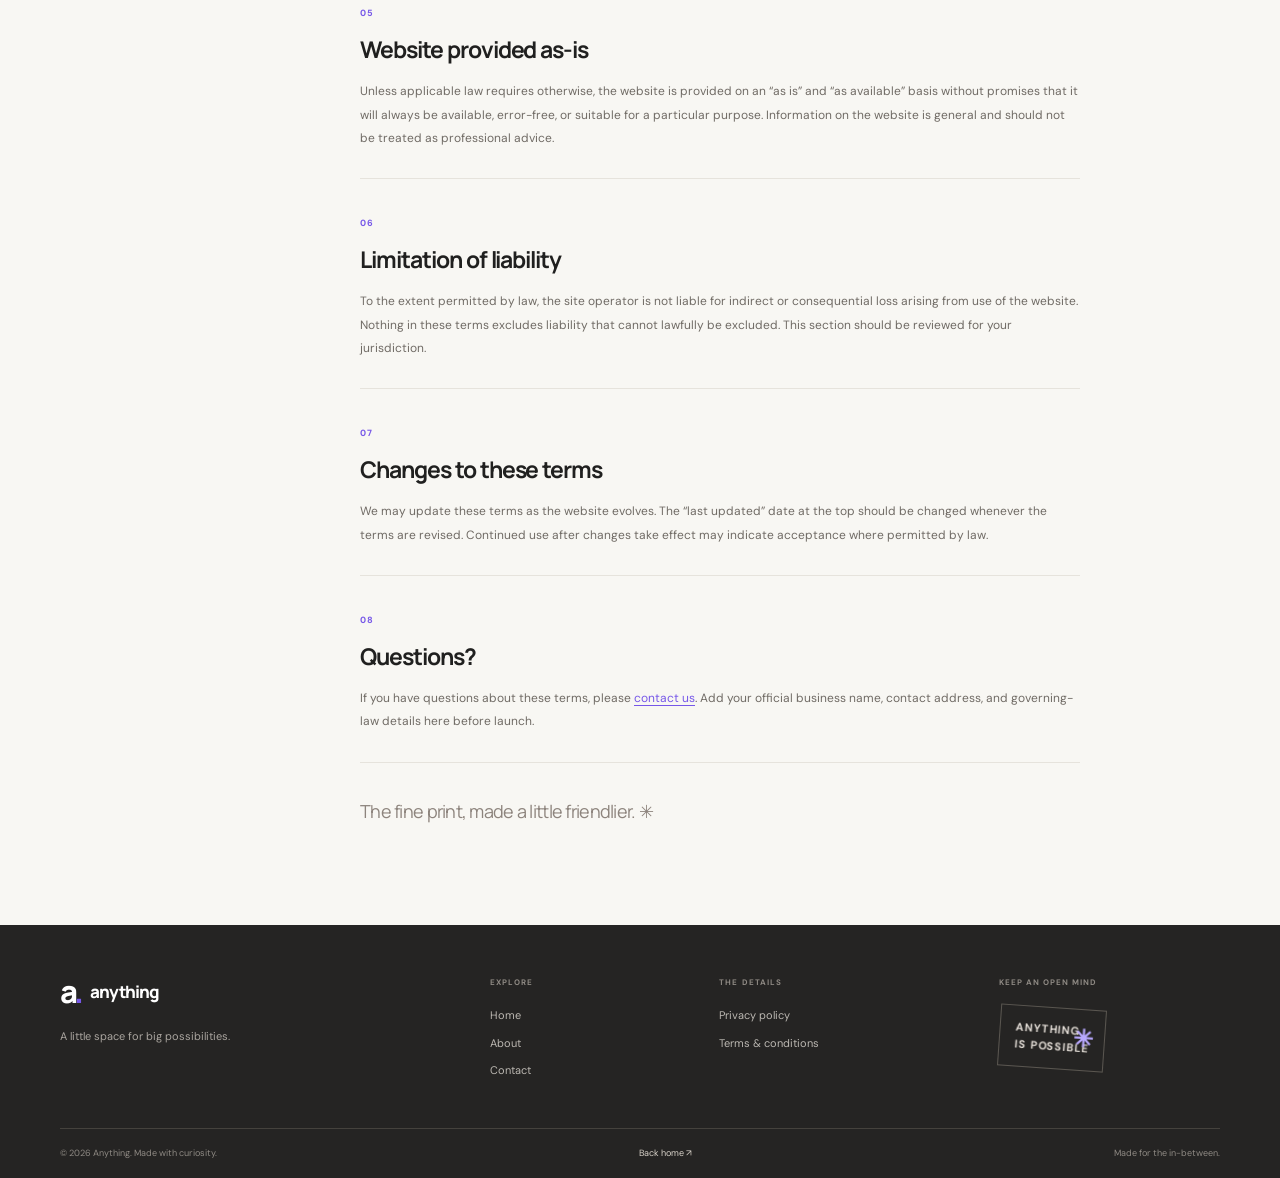
<file: terms.html>
<!doctype html>
<html lang="en">
  <head>
    <meta charset="utf-8" />
    <meta name="viewport" content="width=device-width, initial-scale=1" />
    <meta name="description" content="Terms and conditions for Anything." />
    <title>Terms & Conditions — Anything</title>
    <link rel="icon" href="assets/favicon.svg" type="image/svg+xml" />
    <link rel="preconnect" href="https://fonts.googleapis.com" />
    <link rel="preconnect" href="https://fonts.gstatic.com" crossorigin />
    <link
      href="https://fonts.googleapis.com/css2?family=DM+Sans:wght@400;500;600;700&family=Manrope:wght@400;500;600;700;800&display=swap"
      rel="stylesheet"
    />
    <link rel="stylesheet" href="css/style.css" />
    <script src="js/main.js" defer></script>
    <!-- Meta Pixel Code -->
    <script>
      !function(f,b,e,v,n,t,s)
      {if(f.fbq)return;n=f.fbq=function(){n.callMethod?
      n.callMethod.apply(n,arguments):n.queue.push(arguments)};
      if(!f._fbq)f._fbq=n;n.push=n;n.loaded=!0;n.version='2.0';
      n.queue=[];t=b.createElement(e);t.async=!0;
      t.src=v;s=b.getElementsByTagName(e)[0];
      s.parentNode.insertBefore(t,s)}(window, document,'script',
      'https://connect.facebook.net/en_US/fbevents.js');
      fbq('init', '2326796294842679');
      fbq('track', 'PageView');
    </script>
    <noscript
      ><img
        height="1"
        width="1"
        style="display: none"
        src="https://www.facebook.com/tr?id=2326796294842679&ev=PageView&noscript=1"
        alt=""
    /></noscript>
    <!-- End Meta Pixel Code -->
  </head>
  <body>
    <header class="site-header">
      <a class="brand" href="index.html"
        ><span class="brand-mark">a<span>.</span></span
        ><span>anything</span></a
      ><button
        class="menu-toggle"
        aria-label="Open navigation"
        aria-expanded="false"
      >
        <span></span><span></span>
      </button>
      <nav class="nav-links">
        <a href="index.html">Home</a><a href="about.html">About</a
        ><a href="contact.html">Contact</a
        ><a class="nav-cta" href="contact.html">Say hello <span>↗</span></a>
      </nav>
    </header>
    <main>
      <section class="legal-hero wrap">
        <div class="eyebrow">
          <span class="eyebrow-line"></span> THE IMPORTANT STUFF
        </div>
        <h1>Good things work<br /><span class="highlight">both ways.</span></h1>
        <p class="page-lede">
          A few ground rules for using this website. We've kept them readable on
          purpose.
        </p>
        <div class="legal-meta">
          <span>LAST UPDATED: OCTOBER 29, 2026</span
          ><span class="legal-meta-dot"></span
          ><span>PLEASE READ WITH CARE</span>
        </div>
      </section>
      <section class="legal-layout wrap">
        <aside class="legal-toc">
          <span class="footer-label">ON THIS PAGE</span
          ><a href="#acceptance">01. Agreement</a
          ><a href="#website">02. Website use</a
          ><a href="#content">03. Content</a
          ><a href="#third-party">04. Third parties</a
          ><a href="#disclaimer">05. Disclaimer</a
          ><a href="#liability">06. Liability</a
          ><a href="#changes">07. Changes</a
          ><a href="#contact-terms">08. Contact</a>
        </aside>
        <article class="legal-content">
          <div class="notice-box">
            <span>✳</span>
            <p>
              <strong>Template note:</strong> These starter terms are for a demo
              website and are not legal advice. Have them reviewed and adapted
              to your business, jurisdiction, and services before publishing.
            </p>
          </div>
          <section id="acceptance">
            <span class="legal-number">01</span>
            <h2>Agreement to these terms</h2>
            <p>
              By accessing or using the Anything website, you agree to these
              terms and any applicable laws. If you do not agree, please do not
              use the website. These terms should be updated to identify the
              legal person or business that operates the site.
            </p>
          </section>
          <section id="website">
            <span class="legal-number">02</span>
            <h2>Using this website</h2>
            <p>
              You agree not to misuse the website, interfere with its operation,
              attempt unauthorized access, or use it in a way that violates
              applicable law or another person's rights. We may restrict access
              where reasonably necessary to protect the website or its visitors.
            </p>
          </section>
          <section id="content">
            <span class="legal-number">03</span>
            <h2>Content and intellectual property</h2>
            <p>
              Unless otherwise noted, the website's original text, design, and
              branding are provided by the site operator and may be protected by
              intellectual property laws. You may browse and share links for
              personal, non-commercial use. Ask permission before reproducing
              substantial content or assets.
            </p>
            <p>
              Any third-party names, fonts, or assets remain subject to their
              owners' terms and licenses.
            </p>
          </section>
          <section id="third-party">
            <span class="legal-number">04</span>
            <h2>Third-party services and links</h2>
            <p>
              This website may link to external websites or use third-party
              services. We do not control those services and are not responsible
              for their content, availability, or policies. Review their terms
              and privacy notices when visiting them.
            </p>
          </section>
          <section id="disclaimer">
            <span class="legal-number">05</span>
            <h2>Website provided as-is</h2>
            <p>
              Unless applicable law requires otherwise, the website is provided
              on an “as is” and “as available” basis without promises that it
              will always be available, error-free, or suitable for a particular
              purpose. Information on the website is general and should not be
              treated as professional advice.
            </p>
          </section>
          <section id="liability">
            <span class="legal-number">06</span>
            <h2>Limitation of liability</h2>
            <p>
              To the extent permitted by law, the site operator is not liable
              for indirect or consequential loss arising from use of the
              website. Nothing in these terms excludes liability that cannot
              lawfully be excluded. This section should be reviewed for your
              jurisdiction.
            </p>
          </section>
          <section id="changes">
            <span class="legal-number">07</span>
            <h2>Changes to these terms</h2>
            <p>
              We may update these terms as the website evolves. The “last
              updated” date at the top should be changed whenever the terms are
              revised. Continued use after changes take effect may indicate
              acceptance where permitted by law.
            </p>
          </section>
          <section id="contact-terms">
            <span class="legal-number">08</span>
            <h2>Questions?</h2>
            <p>
              If you have questions about these terms, please
              <a href="contact.html">contact us</a>. Add your official business
              name, contact address, and governing-law details here before
              launch.
            </p>
          </section>
          <div class="legal-endnote">
            The fine print, made a little friendlier. ✳
          </div>
        </article>
      </section>
    </main>
    <footer class="site-footer">
      <div class="footer-main wrap">
        <div class="footer-brand">
          <a class="brand brand-light" href="index.html"
            ><span class="brand-mark">a<span>.</span></span
            ><span>anything</span></a
          >
          <p>A little space for big possibilities.</p>
        </div>
        <div class="footer-column">
          <span class="footer-label">EXPLORE</span><a href="index.html">Home</a
          ><a href="about.html">About</a><a href="contact.html">Contact</a>
        </div>
        <div class="footer-column">
          <span class="footer-label">THE DETAILS</span
          ><a href="privacy.html">Privacy policy</a
          ><a href="terms.html">Terms & conditions</a>
        </div>
        <div class="footer-note">
          <span class="footer-label">KEEP AN OPEN MIND</span>
          <div class="footer-stamp">
            ANYTHING<br />IS POSSIBLE <span>✳</span>
          </div>
        </div>
      </div>
      <div class="footer-bottom wrap">
        <span>© <span data-year>2026</span> Anything. Made with curiosity.</span
        ><a href="index.html">Back home ↗</a
        ><span>Made for the in-between.</span>
      </div>
    </footer>
  </body>
</html>
</file>
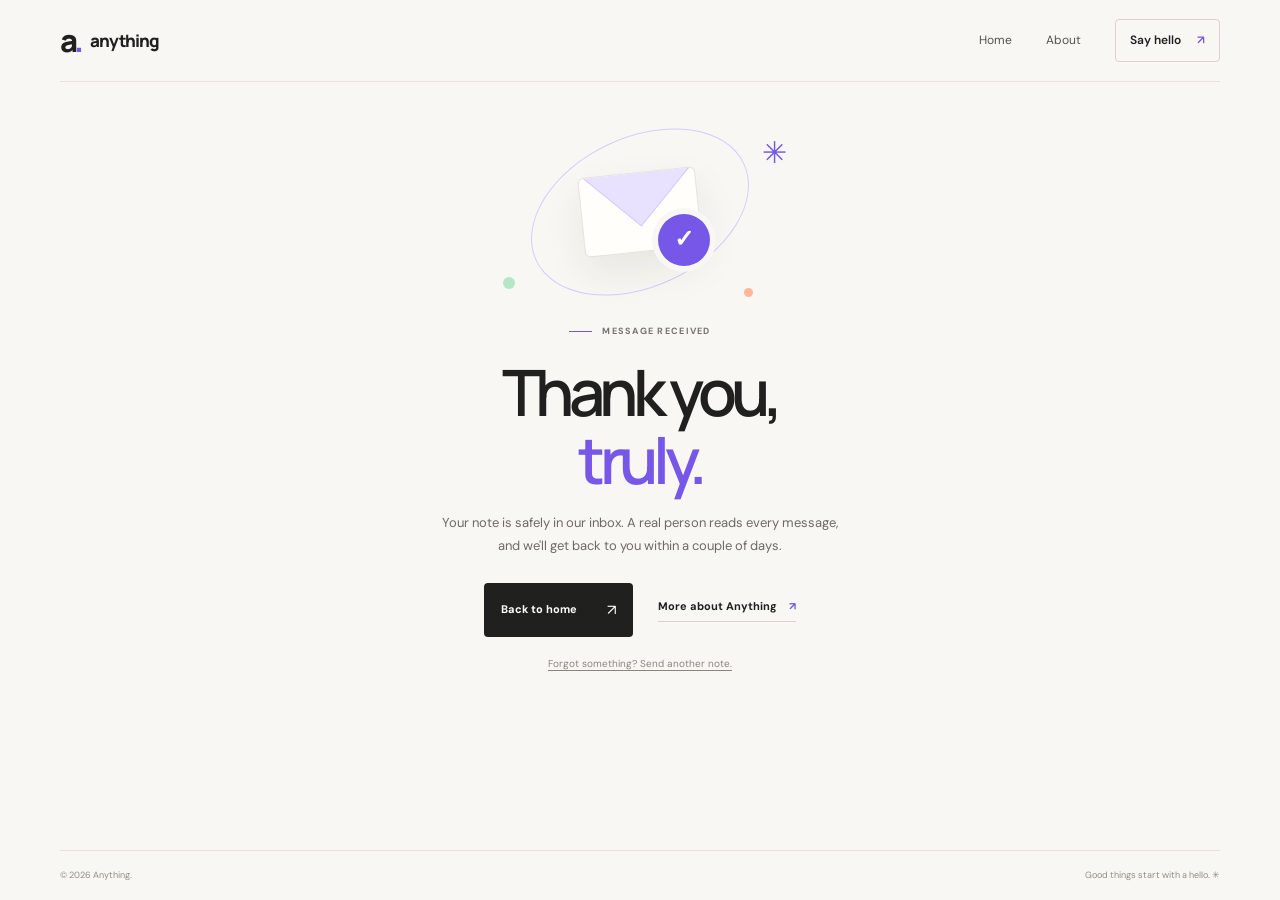
<file: thank-you.html>
<!doctype html>
<html lang="en">
  <head>
    <meta charset="utf-8" />
    <meta name="viewport" content="width=device-width, initial-scale=1" />
    <meta name="robots" content="noindex" />
    <meta name="description" content="Thanks for getting in touch with Anything." />
    <title>Thank you — Anything</title>
    <link rel="icon" href="assets/favicon.svg" type="image/svg+xml" />
    <link rel="preconnect" href="https://fonts.googleapis.com" />
    <link rel="preconnect" href="https://fonts.gstatic.com" crossorigin />
    <link
      href="https://fonts.googleapis.com/css2?family=DM+Sans:wght@400;500;600;700&family=Manrope:wght@400;500;600;700;800&display=swap"
      rel="stylesheet"
    />
    <link rel="stylesheet" href="css/style.css" />
    <script src="js/main.js" defer></script>
    <!-- Meta Pixel Code -->
    <script>
      !function(f,b,e,v,n,t,s)
      {if(f.fbq)return;n=f.fbq=function(){n.callMethod?
      n.callMethod.apply(n,arguments):n.queue.push(arguments)};
      if(!f._fbq)f._fbq=n;n.push=n;n.loaded=!0;n.version='2.0';
      n.queue=[];t=b.createElement(e);t.async=!0;
      t.src=v;s=b.getElementsByTagName(e)[0];
      s.parentNode.insertBefore(t,s)}(window, document,'script',
      'https://connect.facebook.net/en_US/fbevents.js');
      fbq('init', '2326796294842679');
      fbq('track', 'PageView');
    </script>
    <noscript
      ><img
        height="1"
        width="1"
        style="display: none"
        src="https://www.facebook.com/tr?id=2326796294842679&ev=PageView&noscript=1"
        alt=""
    /></noscript>
    <!-- End Meta Pixel Code -->
  </head>
  <body class="error-page">
    <header class="site-header">
      <a class="brand" href="index.html"
        ><span class="brand-mark">a<span>.</span></span
        ><span>anything</span></a
      >
      <nav class="nav-links">
        <a href="index.html">Home</a><a href="about.html">About</a
        ><a class="nav-cta" href="contact.html">Say hello <span>↗</span></a>
      </nav>
    </header>
    <main class="error-main wrap">
      <div class="thanks-art" aria-hidden="true">
        <div class="thanks-orbit"></div>
        <div class="thanks-envelope"></div>
        <span class="thanks-check">✓</span><span class="thanks-spark">✳</span
        ><span class="thanks-dot"></span><span class="thanks-dot peach"></span>
      </div>
      <div class="eyebrow">
        <span class="eyebrow-line"></span> MESSAGE RECEIVED
      </div>
      <h1>Thank you,<br /><span class="highlight">truly.</span></h1>
      <p class="page-lede">
        Your note is safely in our inbox. A real person reads every message,
        and we'll get back to you within a couple of days.
      </p>
      <div class="thanks-actions">
        <a class="button button-dark" href="index.html"
          >Back to home <span>↗</span></a
        ><a class="text-link" href="about.html"
          >More about Anything <span>↗</span></a
        >
      </div>
      <a class="error-contact" href="contact.html">Forgot something? Send another note.</a>
    </main>
    <footer class="error-footer wrap">
      <span>© <span data-year>2026</span> Anything.</span
      ><span>Good things start with a hello. ✳</span>
    </footer>
  </body>
</html>
</file>
<file: css/style.css>
/* Anything — modern minimal site */
:root {
  --ink: #20201f;
  --muted: #73716e;
  --paper: #f8f7f3;
  --white: #fffefa;
  --line: #e6e3dc;
  --violet: #7657e8;
  --lilac: #e9e2ff;
  --peach: #ffe4d7;
  --mint: #dff1e7;
  --serif: "Manrope", sans-serif;
  --sans: "DM Sans", sans-serif;
  --wrap: 1160px;
}
* {
  box-sizing: border-box;
}
html {
  scroll-behavior: smooth;
  scroll-padding-top: 90px;
}
body {
  margin: 0;
  background: var(--paper);
  color: var(--ink);
  font-family: var(--sans);
  font-size: 15px;
  line-height: 1.6;
  -webkit-font-smoothing: antialiased;
}
a {
  color: inherit;
  text-decoration: none;
}
button,
input,
textarea,
select {
  font: inherit;
}
.wrap {
  width: min(var(--wrap), calc(100% - 64px));
  margin-inline: auto;
}
.announcement {
  height: 34px;
  background: #282726;
  color: #f9f8f4;
  display: flex;
  align-items: center;
  justify-content: center;
  gap: 9px;
  font-size: 10px;
  letter-spacing: 0.055em;
}
.announcement-dot,
.label-dot {
  width: 6px;
  height: 6px;
  border-radius: 50%;
  background: #b7f3a7;
  display: inline-block;
}
.announcement-arrow {
  color: #c8b9ff;
  margin-left: 3px;
}
.site-header {
  height: 82px;
  display: flex;
  align-items: center;
  justify-content: space-between;
  width: min(var(--wrap), calc(100% - 64px));
  margin: auto;
  border-bottom: 1px solid var(--line);
  position: relative;
  z-index: 10;
}
.brand {
  display: inline-flex;
  align-items: center;
  gap: 9px;
  font-family: var(--serif);
  font-weight: 800;
  font-size: 17px;
  letter-spacing: -0.06em;
}
.brand-mark {
  font-size: 31px;
  line-height: 1;
  letter-spacing: -0.12em;
}
.brand-mark span {
  color: var(--violet);
}
.nav-links {
  display: flex;
  align-items: center;
  gap: 34px;
  font-size: 12px;
  color: #55534f;
}
.nav-links > a:not(.nav-cta) {
  transition: color 0.2s;
}
.nav-links > a:hover,
.nav-links > a.active {
  color: var(--violet);
}
.nav-cta {
  border: 1px solid #d8d4cc;
  border-radius: 4px;
  padding: 11px 14px;
  color: var(--ink);
  font-weight: 600;
  transition:
    background 0.2s,
    border-color 0.2s;
}
.nav-cta span {
  margin-left: 13px;
  color: var(--violet);
}
.nav-cta:hover {
  background: #efebff;
  border-color: #cfc4ff;
}
.menu-toggle {
  display: none;
}
.hero {
  display: grid;
  grid-template-columns: 1fr 0.91fr;
  align-items: center;
  gap: 56px;
  padding-top: 88px;
  padding-bottom: 91px;
  min-height: 580px;
}
.eyebrow {
  font-size: 9px;
  letter-spacing: 0.14em;
  font-weight: 700;
  color: #77736e;
  display: flex;
  align-items: center;
  gap: 10px;
}
.eyebrow-line {
  width: 23px;
  height: 1px;
  background: var(--violet);
  display: inline-block;
}
.hero h1,
.page-hero h1,
.contact-intro h1,
.error-main h1 {
  font-family: var(--serif);
  font-size: clamp(55px, 6.3vw, 82px);
  letter-spacing: -0.085em;
  line-height: 1.06;
  font-weight: 600;
  margin: 27px 0 22px;
}
.highlight {
  color: var(--violet);
  font-style: normal;
}
.hero-lede,
.page-lede {
  font-size: 16px;
  line-height: 1.8;
  color: #6d6a65;
  max-width: 430px;
  margin: 0;
}
.hero-actions {
  display: flex;
  align-items: center;
  gap: 25px;
  margin-top: 30px;
}
.button {
  display: inline-flex;
  align-items: center;
  justify-content: space-between;
  gap: 30px;
  border: 0;
  border-radius: 4px;
  padding: 15px 17px;
  font-size: 11px;
  font-weight: 700;
  transition:
    transform 0.2s,
    background 0.2s;
  cursor: pointer;
}
.button:hover {
  transform: translateY(-2px);
}
.button span {
  font-size: 15px;
  font-weight: 400;
}
.button-dark {
  background: var(--ink);
  color: #fff;
}
.button-dark:hover {
  background: var(--violet);
}
.button-light {
  background: #fff;
  color: var(--ink);
}
.button-light:hover {
  background: #eee8ff;
}
.text-link {
  font-size: 11px;
  font-weight: 700;
  border-bottom: 1px solid #d6d2ca;
  padding-bottom: 6px;
}
.text-link span {
  color: var(--violet);
  margin-left: 9px;
}
.hero-note {
  display: flex;
  align-items: center;
  gap: 12px;
  margin-top: 47px;
  font-size: 10px;
  line-height: 1.6;
  color: #88847f;
}
.hero-note strong {
  color: #45423e;
  font-weight: 600;
}
.avatar-stack {
  display: flex;
  padding-left: 0;
}
.avatar-stack span {
  width: 28px;
  height: 28px;
  border-radius: 50%;
  display: grid;
  place-items: center;
  margin-right: -7px;
  border: 2px solid var(--paper);
  font-size: 11px;
  font-weight: 700;
  background: #e2d9ff;
  color: #5741a8;
}
.avatar-stack span:nth-child(2) {
  background: #ffe0cd;
  color: #9a5837;
}
.avatar-stack span:nth-child(3) {
  background: #d6eddf;
  color: #347b58;
}
.hero-art {
  height: 420px;
  position: relative;
  overflow: hidden;
  background: #e9e2ff;
  border-radius: 3px;
}
.art-grid {
  position: absolute;
  inset: 0;
  background-image:
    linear-gradient(#d9d0fa 1px, transparent 1px),
    linear-gradient(90deg, #d9d0fa 1px, transparent 1px);
  background-size: 34px 34px;
  opacity: 0.6;
}
.orbit {
  position: absolute;
  border: 1px solid rgba(118, 87, 232, 0.32);
  border-radius: 50%;
  left: 50%;
  top: 50%;
  transform: translate(-50%, -50%) rotate(-25deg);
}
.orbit-one {
  width: 360px;
  height: 220px;
}
.orbit-two {
  width: 260px;
  height: 360px;
  transform: translate(-50%, -50%) rotate(35deg);
}
.art-sun {
  position: absolute;
  width: 170px;
  height: 170px;
  border-radius: 50%;
  background: #ffb79a;
  left: 50%;
  top: 50%;
  transform: translate(-50%, -50%);
  box-shadow: 0 0 0 17px rgba(255, 183, 154, 0.17);
}
.art-pill {
  position: absolute;
  width: 72px;
  height: 180px;
  border-radius: 50px;
  background: #7657e8;
  left: calc(50% - 95px);
  top: calc(50% - 98px);
  transform: rotate(43deg);
  border: 8px solid #e9e2ff;
}
.art-flower {
  position: absolute;
  right: 18%;
  top: 21%;
  font-size: 59px;
  color: #242323;
  animation: float 5s ease-in-out infinite;
}
.art-star {
  position: absolute;
  left: 19%;
  bottom: 19%;
  font-size: 37px;
  color: #fff;
}
.art-label {
  position: absolute;
  left: 22px;
  right: 22px;
  display: flex;
  justify-content: space-between;
  font-size: 8px;
  letter-spacing: 0.12em;
  font-weight: 700;
  color: #6255a0;
}
.label-top {
  top: 19px;
}
.label-top span {
  color: #8b7bc5;
}
.label-bottom {
  bottom: 19px;
  align-items: center;
  color: #6255a0;
}
.label-dot {
  background: var(--violet);
  margin-right: 8px;
}
.ticker {
  overflow: hidden;
  background: #e8f0e7;
  border-block: 1px solid #dbe5d8;
  padding: 15px 0;
}
.ticker-track {
  display: flex;
  align-items: center;
  justify-content: space-around;
  gap: 40px;
  white-space: nowrap;
  min-width: 900px;
  font-family: var(--serif);
  font-size: 13px;
  font-weight: 700;
  letter-spacing: -0.02em;
}
.ticker i {
  font-style: normal;
  color: var(--violet);
  font-size: 16px;
}
.discover {
  padding-top: 105px;
  padding-bottom: 108px;
}
.section-heading {
  display: flex;
  align-items: end;
  justify-content: space-between;
  margin-bottom: 40px;
}
.section-heading h2,
.values-section h2,
.bottom-cta h2 {
  font-family: var(--serif);
  font-size: clamp(38px, 4.4vw, 54px);
  letter-spacing: -0.075em;
  line-height: 1.12;
  font-weight: 600;
  margin: 20px 0 0;
}
.section-heading h2 span,
.values-section h2 span {
  color: #a09b94;
}
.section-heading > p {
  max-width: 310px;
  color: var(--muted);
  font-size: 13px;
  line-height: 1.8;
  margin: 0 0 4px;
}
.feature-grid {
  display: grid;
  grid-template-columns: repeat(3, 1fr);
  gap: 16px;
}
.feature-card {
  min-height: 310px;
  padding: 22px 23px 21px;
  display: flex;
  flex-direction: column;
  border-radius: 3px;
  transition: transform 0.25s;
}
.feature-card:hover {
  transform: translateY(-5px);
}
.card-lilac {
  background: #e9e2ff;
}
.card-peach {
  background: #ffe4d7;
}
.card-mint {
  background: #dff1e7;
}
.card-top {
  display: flex;
  align-items: center;
  justify-content: space-between;
  font-size: 8px;
  font-weight: 700;
  letter-spacing: 0.12em;
  color: #706a7f;
}
.card-icon {
  font-size: 17px;
  color: var(--ink);
}
.card-illustration {
  height: 100px;
  position: relative;
  display: grid;
  place-items: center;
  margin: 3px 0 10px;
}
.illustration-spark span {
  font-size: 73px;
  color: #7657e8;
  line-height: 1;
}
.illustration-spark i {
  position: absolute;
  font-style: normal;
  font-size: 25px;
  right: 29%;
  top: 16%;
  color: #252323;
}
.illustration-chat span {
  background: #fff6ef;
  border: 1px solid #eec6b4;
  padding: 13px 22px;
  border-radius: 50px;
  font-family: var(--serif);
  font-size: 18px;
  font-weight: 700;
  transform: rotate(-7deg);
}
.illustration-chat i {
  position: absolute;
  font-style: normal;
  font-size: 16px;
  letter-spacing: 3px;
  bottom: 10px;
  right: 27%;
  color: #c87958;
}
.illustration-orbit span {
  font-size: 89px;
  color: #47896a;
  line-height: 1;
}
.illustration-orbit i {
  position: absolute;
  font-style: normal;
  font-size: 25px;
  top: 9px;
  right: 30%;
  color: #20201f;
}
.feature-card h3 {
  font-family: var(--serif);
  font-size: 19px;
  letter-spacing: -0.05em;
  margin: 2px 0 7px;
}
.feature-card p {
  font-size: 11px;
  line-height: 1.75;
  color: #66615d;
  margin: 0 0 20px;
  max-width: 245px;
}
.card-link {
  font-size: 10px;
  font-weight: 700;
  margin-top: auto;
  border-top: 1px solid rgba(40, 35, 35, 0.13);
  padding-top: 14px;
  display: flex;
  justify-content: space-between;
}
.card-link b {
  font-size: 14px;
  font-weight: 400;
  color: #7657e8;
}
.manifesto {
  background: #252423;
  color: #fff;
  padding: 83px 0 88px;
  overflow: hidden;
}
.manifesto-inner {
  display: grid;
  grid-template-columns: 110px 1fr 230px;
  align-items: start;
  position: relative;
}
.manifesto-symbol {
  font-family: Georgia, serif;
  font-size: 150px;
  color: #b8a8ff;
  line-height: 0.9;
}
.eyebrow-light {
  color: #b9b4ad;
}
.manifesto h2 {
  font-family: var(--serif);
  font-size: clamp(42px, 5vw, 61px);
  letter-spacing: -0.08em;
  line-height: 1.08;
  font-weight: 600;
  margin: 23px 0;
}
.manifesto p {
  max-width: 440px;
  color: #bcb8b2;
  font-size: 13px;
  line-height: 1.85;
  margin: 0 0 27px;
}
.manifesto-doodle {
  position: relative;
  font-size: 170px;
  line-height: 1;
  color: #4b3a8e;
  align-self: center;
  text-align: center;
}
.manifesto-doodle span {
  position: absolute;
  font-size: 37px;
  right: 5px;
  top: 18px;
  color: #ffc2a8;
}
.manifesto-doodle i {
  position: absolute;
  font-style: normal;
  font-size: 49px;
  bottom: 6px;
  left: 9px;
  color: #b8a8ff;
}
.bottom-cta {
  padding-top: 88px;
  padding-bottom: 90px;
  display: flex;
  align-items: center;
  justify-content: space-between;
  position: relative;
  overflow: hidden;
}
.bottom-cta h2 {
  margin-top: 19px;
}
.bottom-cta-right {
  max-width: 330px;
  position: relative;
  z-index: 1;
}
.bottom-cta-right p {
  color: var(--muted);
  font-size: 13px;
  line-height: 1.8;
  margin: 0 0 22px;
}
.cta-decoration {
  position: absolute;
  font-size: 160px;
  color: #ede8ff;
  right: 22%;
  top: 10px;
  z-index: 0;
}
.site-footer {
  background: #252423;
  color: #fff;
}
.footer-main {
  padding-top: 51px;
  padding-bottom: 48px;
  display: grid;
  grid-template-columns: 2fr 1fr 1.25fr 1.1fr;
  gap: 28px;
}
.brand-light {
  color: #fff;
}
.footer-brand p {
  color: #aaa59f;
  font-size: 11px;
  margin-top: 18px;
}
.footer-column,
.footer-note {
  display: flex;
  flex-direction: column;
  align-items: flex-start;
  gap: 10px;
  font-size: 11px;
  color: #bcb8b2;
}
.footer-label {
  font-size: 8px;
  letter-spacing: 0.13em;
  color: #8f8a84;
  font-weight: 700;
  margin-bottom: 8px;
}
.footer-column a:hover {
  color: #c7b9ff;
}
.footer-stamp {
  border: 1px solid #5a5650;
  padding: 13px 15px;
  font-size: 11px;
  letter-spacing: 0.08em;
  font-weight: 700;
  line-height: 1.55;
  position: relative;
  transform: rotate(4deg);
  color: #e4ded7;
}
.footer-stamp span {
  font-size: 24px;
  color: #b8a8ff;
  position: absolute;
  right: 10px;
  bottom: 13px;
}
.footer-bottom {
  border-top: 1px solid #45423d;
  padding-top: 17px;
  padding-bottom: 18px;
  display: flex;
  justify-content: space-between;
  gap: 20px;
  font-size: 9px;
  color: #8f8a84;
}
.footer-bottom a {
  color: #d9d3ca;
}
.page-hero {
  padding-top: 91px;
  padding-bottom: 72px;
  position: relative;
  min-height: 490px;
}
.page-hero h1 {
  font-size: clamp(58px, 7vw, 88px);
  margin-top: 28px;
}
.page-hero .page-lede {
  max-width: 480px;
}
.about-art {
  position: absolute;
  width: 300px;
  height: 260px;
  right: 7%;
  top: 115px;
  background: #e6defe;
  overflow: hidden;
  border-radius: 3px;
}
.about-art:before,
.about-art:after {
  content: "";
  position: absolute;
  border: 1px solid #c8b8f5;
  border-radius: 50%;
  width: 240px;
  height: 240px;
  left: 30px;
  top: 8px;
}
.about-art:after {
  transform: rotate(60deg);
  width: 160px;
  height: 300px;
  left: 70px;
  top: -18px;
}
.about-art-ring {
  position: absolute;
  width: 140px;
  height: 140px;
  border: 1px solid #7657e8;
  border-radius: 50%;
  left: 80px;
  top: 58px;
}
.about-art-shape {
  position: absolute;
  z-index: 1;
  background: #7657e8;
  color: #fff;
  width: 90px;
  height: 90px;
  left: 105px;
  top: 83px;
  border-radius: 50%;
  display: grid;
  place-items: center;
  font-family: var(--serif);
  font-size: 55px;
  font-weight: 800;
  letter-spacing: -0.1em;
}
.about-art-shape span {
  color: #ffb79a;
}
.about-art-caption {
  position: absolute;
  bottom: 15px;
  left: 16px;
  font-size: 7px;
  letter-spacing: 0.12em;
  color: #70609d;
  font-weight: 700;
  line-height: 1.6;
}
.about-art-star {
  position: absolute;
  right: 18px;
  top: 14px;
  font-size: 27px;
  color: #252423;
}
.story-section {
  display: grid;
  grid-template-columns: 1fr 2fr;
  gap: 70px;
  padding-top: 72px;
  padding-bottom: 100px;
  border-top: 1px solid var(--line);
}
.story-aside {
  display: flex;
  flex-direction: column;
  justify-content: space-between;
  align-items: flex-start;
}
.story-number {
  font-size: 9px;
  letter-spacing: 0.1em;
  color: #a29d96;
}
.story-copy h2 {
  font-family: var(--serif);
  font-size: clamp(37px, 4vw, 50px);
  line-height: 1.15;
  letter-spacing: -0.07em;
  margin: 0 0 25px;
}
.story-copy p {
  max-width: 610px;
  color: var(--muted);
  font-size: 14px;
  line-height: 1.95;
  margin: 0 0 15px;
}
.values-section {
  background: #efede7;
  padding: 83px 0 92px;
}
.values-section h2 {
  margin: 17px 0 44px;
}
.values-grid {
  display: grid;
  grid-template-columns: repeat(3, 1fr);
  gap: 30px;
}
.values-grid article {
  border-top: 1px solid #d8d4cb;
  padding-top: 20px;
  position: relative;
}
.value-icon {
  font-size: 24px;
  color: var(--violet);
}
.value-number {
  position: absolute;
  right: 0;
  top: 24px;
  font-size: 9px;
  color: #a09a92;
  letter-spacing: 0.1em;
}
.values-grid h3 {
  font-family: var(--serif);
  font-size: 19px;
  letter-spacing: -0.04em;
  margin: 23px 0 7px;
}
.values-grid p {
  font-size: 12px;
  line-height: 1.8;
  color: var(--muted);
  max-width: 260px;
  margin: 0;
}
.legal-hero {
  padding-top: 78px;
  padding-bottom: 48px;
  border-bottom: 1px solid var(--line);
}
.legal-hero h1 {
  font-size: clamp(50px, 6vw, 72px);
  margin: 23px 0 18px;
}
.legal-hero .page-lede {
  max-width: 570px;
}
.legal-meta {
  display: flex;
  align-items: center;
  gap: 11px;
  margin-top: 29px;
  color: #8b867e;
  font-size: 8px;
  font-weight: 700;
  letter-spacing: 0.1em;
}
.legal-meta-dot {
  width: 4px;
  height: 4px;
  background: var(--violet);
  border-radius: 50%;
}
.legal-layout {
  display: grid;
  grid-template-columns: 220px 1fr;
  gap: 80px;
  padding-top: 52px;
  padding-bottom: 100px;
  align-items: start;
}
.legal-toc {
  position: sticky;
  top: 24px;
  display: flex;
  flex-direction: column;
  align-items: flex-start;
  gap: 14px;
  border-left: 1px solid #dedad2;
  padding-left: 17px;
}
.legal-toc .footer-label {
  margin-bottom: 8px;
}
.legal-toc a {
  font-size: 10px;
  color: #77716b;
  transition: color 0.2s;
}
.legal-toc a:hover {
  color: var(--violet);
}
.legal-content {
  max-width: 720px;
}
.notice-box {
  background: #eee9ff;
  border: 1px solid #ddd3ff;
  padding: 16px 18px;
  display: flex;
  gap: 13px;
  align-items: flex-start;
  margin-bottom: 44px;
}
.notice-box > span {
  font-size: 20px;
  color: var(--violet);
}
.notice-box p {
  font-size: 11px;
  line-height: 1.8;
  color: #5d566e;
  margin: 0;
}
.legal-content section {
  position: relative;
  padding: 0 0 28px;
  margin-bottom: 30px;
  border-bottom: 1px solid var(--line);
  scroll-margin-top: 35px;
}
.legal-number {
  font-size: 9px;
  letter-spacing: 0.12em;
  color: var(--violet);
  font-weight: 700;
}
.legal-content h2 {
  font-family: var(--serif);
  font-size: 23px;
  letter-spacing: -0.045em;
  margin: 8px 0 12px;
}
.legal-content p {
  font-size: 12px;
  line-height: 1.95;
  color: #706b65;
  margin: 0 0 12px;
}
.legal-content p:last-child {
  margin-bottom: 0;
}
.legal-content p a {
  color: var(--violet);
  text-decoration: underline;
  text-underline-offset: 3px;
}
.legal-endnote {
  font-family: var(--serif);
  font-size: 18px;
  letter-spacing: -0.04em;
  color: #8d847d;
  padding-top: 4px;
}
.contact-hero {
  padding-top: 83px;
  padding-bottom: 90px;
  display: grid;
  grid-template-columns: 0.9fr 1fr;
  gap: 95px;
  align-items: start;
  position: relative;
}
.contact-intro {
  position: relative;
  padding-top: 25px;
}
.contact-intro h1 {
  font-size: clamp(58px, 6vw, 78px);
  margin-top: 26px;
}
.contact-intro .page-lede {
  max-width: 370px;
}
.contact-aside-note {
  display: flex;
  gap: 13px;
  align-items: center;
  margin-top: 53px;
  color: #77716b;
  font-size: 11px;
  line-height: 1.8;
}
.contact-note-icon {
  width: 37px;
  height: 37px;
  border: 1px solid #ded9d1;
  border-radius: 50%;
  display: grid;
  place-items: center;
  color: var(--violet);
  font-size: 17px;
}
.contact-aside-note p {
  margin: 0;
}
.contact-scribble {
  font-size: 112px;
  color: #ebe5ff;
  position: absolute;
  right: 8px;
  bottom: -90px;
  z-index: -1;
}
.contact-panel {
  background: var(--white);
  border: 1px solid #e7e3db;
  padding: 27px 29px 25px;
  box-shadow: 0 12px 45px rgba(36, 31, 20, 0.035);
}
.panel-heading {
  display: flex;
  justify-content: space-between;
  border-bottom: 1px solid var(--line);
  padding-bottom: 17px;
  margin-bottom: 24px;
}
.panel-kicker {
  font-size: 9px;
  font-weight: 700;
  letter-spacing: 0.12em;
}
.panel-number {
  font-size: 8px;
  letter-spacing: 0.1em;
  color: #aaa39a;
}
.contact-form {
  display: flex;
  flex-direction: column;
  gap: 18px;
}
.form-row {
  display: flex;
  flex-direction: column;
  gap: 7px;
}
.form-row label {
  font-size: 10px;
  font-weight: 700;
}
.form-row label span {
  color: var(--violet);
}
.form-row input,
.form-row select,
.form-row textarea {
  width: 100%;
  border: 1px solid #e4e0d8;
  border-radius: 3px;
  background: #fffefa;
  padding: 12px 13px;
  font-size: 11px;
  color: var(--ink);
  outline: none;
  transition: border-color 0.2s;
  resize: vertical;
}
.form-row input:focus,
.form-row select:focus,
.form-row textarea:focus {
  border-color: var(--violet);
  box-shadow: 0 0 0 3px #7657e817;
}
.form-row input::placeholder,
.form-row textarea::placeholder {
  color: #aaa49c;
}
.form-submit {
  width: 100%;
  margin-top: 2px;
}
.form-privacy {
  font-size: 9px;
  color: #9b958d;
  margin: 0;
}
.form-privacy a {
  color: var(--violet);
  text-decoration: underline;
}
.form-feedback {
  font-size: 11px;
  line-height: 1.6;
  color: #347b58;
}
.contact-bottom {
  background: #efede7;
  padding: 35px 0;
}
.contact-bottom-inner {
  display: flex;
  align-items: center;
  gap: 24px;
}
.contact-bottom-star {
  font-size: 53px;
  color: var(--violet);
}
.contact-bottom-inner > div {
  flex: 1;
}
.contact-bottom-inner h2 {
  font-family: var(--serif);
  font-size: 25px;
  letter-spacing: -0.05em;
  margin: 5px 0;
}
.contact-bottom-inner p {
  font-size: 11px;
  color: var(--muted);
  margin: 0;
  max-width: 500px;
  line-height: 1.8;
}
.contact-bottom-inner > .text-link {
  white-space: nowrap;
}
.error-page {
  min-height: 100vh;
  display: flex;
  flex-direction: column;
}
.error-page .site-header {
  flex-shrink: 0;
}
.error-main {
  flex: 1;
  display: flex;
  flex-direction: column;
  align-items: center;
  text-align: center;
  padding-top: 22px;
  padding-bottom: 55px;
}
.error-art {
  height: 215px;
  width: 350px;
  max-width: 100%;
  position: relative;
  margin-bottom: 5px;
}
.error-orbit {
  position: absolute;
  width: 230px;
  height: 150px;
  border: 1px solid #d7ccfb;
  border-radius: 50%;
  left: 50%;
  top: 50%;
  transform: translate(-50%, -50%) rotate(-25deg);
}
.error-four,
.error-zero {
  position: absolute;
  font-family: var(--serif);
  font-weight: 800;
  font-size: 105px;
  letter-spacing: -0.12em;
  line-height: 1;
  top: 52px;
}
.error-four {
  left: 57px;
  color: #7657e8;
  transform: rotate(-8deg);
}
.error-zero {
  left: 132px;
  color: #ffb79a;
  transform: rotate(10deg);
}
.error-four.second {
  left: 222px;
  color: #252423;
  transform: rotate(7deg);
}
.error-spark {
  position: absolute;
  right: 21px;
  top: 25px;
  font-size: 30px;
  color: var(--violet);
}
.error-dot {
  position: absolute;
  width: 12px;
  height: 12px;
  border-radius: 50%;
  background: #b5e6c7;
  left: 32px;
  bottom: 27px;
}
.error-main h1 {
  font-size: clamp(48px, 5vw, 65px);
  margin: 20px 0 17px;
}
.error-main .page-lede {
  font-size: 13px;
  max-width: 420px;
  margin-bottom: 25px;
}
.error-contact {
  font-size: 10px;
  color: #8b857e;
  margin-top: 19px;
  text-decoration: underline;
  text-underline-offset: 3px;
}
.error-footer {
  display: flex;
  justify-content: space-between;
  border-top: 1px solid var(--line);
  padding-top: 17px;
  padding-bottom: 18px;
  font-size: 9px;
  color: #928c84;
}
.form-honeypot {
  position: absolute;
  left: -9999px;
  width: 1px;
  height: 1px;
  overflow: hidden;
}
.form-submit:disabled {
  cursor: wait;
  opacity: 0.75;
  transform: none;
}
.thanks-art {
  height: 215px;
  width: 350px;
  max-width: 100%;
  position: relative;
  margin-bottom: 5px;
}
.thanks-orbit {
  position: absolute;
  width: 230px;
  height: 150px;
  border: 1px solid #d7ccfb;
  border-radius: 50%;
  left: 50%;
  top: 50%;
  transform: translate(-50%, -50%) rotate(-25deg);
}
.thanks-envelope {
  position: absolute;
  left: 50%;
  top: 50%;
  width: 118px;
  height: 80px;
  margin: -40px 0 0 -59px;
  background: var(--white);
  border: 1px solid var(--line);
  border-radius: 6px;
  box-shadow: 0 18px 40px rgba(32, 32, 31, 0.08);
  transform: rotate(-6deg);
  overflow: hidden;
}
.thanks-envelope::before {
  content: "";
  position: absolute;
  left: 50%;
  top: -60px;
  width: 92px;
  height: 92px;
  background: var(--lilac);
  border: 1px solid #d7ccfb;
  transform: translateX(-50%) rotate(45deg);
}
.thanks-check {
  position: absolute;
  left: 50%;
  top: 50%;
  width: 52px;
  height: 52px;
  margin: 2px 0 0 18px;
  border-radius: 50%;
  background: var(--violet);
  color: #fff;
  display: grid;
  place-items: center;
  font-size: 24px;
  font-weight: 700;
  box-shadow: 0 0 0 6px var(--paper);
}
.thanks-spark {
  position: absolute;
  right: 28px;
  top: 25px;
  font-size: 30px;
  color: var(--violet);
  animation: float 5s ease-in-out infinite;
}
.thanks-dot {
  position: absolute;
  width: 12px;
  height: 12px;
  border-radius: 50%;
  background: #b5e6c7;
  left: 38px;
  bottom: 30px;
}
.thanks-dot.peach {
  background: #ffb79a;
  left: auto;
  right: 62px;
  bottom: 22px;
  width: 9px;
  height: 9px;
}
.thanks-actions {
  display: flex;
  align-items: center;
  justify-content: center;
  flex-wrap: wrap;
  gap: 25px;
}
@keyframes float {
  0%,
  100% {
    transform: translateY(0) rotate(0);
  }
  50% {
    transform: translateY(-8px) rotate(8deg);
  }
}
@media (max-width: 900px) {
  .wrap,
  .site-header {
    width: min(100% - 44px, var(--wrap));
  }
  .hero {
    gap: 32px;
    padding-top: 65px;
    min-height: 520px;
  }
  .hero-art {
    height: 360px;
  }
  .hero h1 {
    font-size: 64px;
  }
  .nav-links {
    gap: 22px;
  }
  .manifesto-inner {
    grid-template-columns: 75px 1fr 150px;
  }
  .manifesto-symbol {
    font-size: 115px;
  }
  .manifesto-doodle {
    font-size: 130px;
  }
  .legal-layout {
    grid-template-columns: 170px 1fr;
    gap: 45px;
  }
  .contact-hero {
    gap: 45px;
  }
  .about-art {
    right: 0;
    width: 260px;
    height: 235px;
  }
  .about-art-shape {
    left: 85px;
  }
  .about-art:before {
    left: 10px;
  }
  .about-art:after {
    left: 50px;
  }
}
@media (max-width: 680px) {
  .wrap,
  .site-header {
    width: calc(100% - 38px);
  }
  .announcement {
    font-size: 9px;
  }
  .site-header {
    height: 72px;
  }
  .brand {
    font-size: 16px;
  }
  .menu-toggle {
    display: flex;
    flex-direction: column;
    gap: 5px;
    border: 1px solid var(--line);
    border-radius: 4px;
    background: transparent;
    padding: 10px;
    z-index: 12;
  }
  .menu-toggle span {
    width: 17px;
    height: 1px;
    background: var(--ink);
    display: block;
  }
  .nav-links {
    display: none;
    position: absolute;
    top: 62px;
    left: 0;
    right: 0;
    background: var(--white);
    border: 1px solid var(--line);
    padding: 20px;
    box-shadow: 0 15px 35px #20201f0d;
    flex-direction: column;
    align-items: stretch;
    gap: 0;
  }
  .nav-links.open {
    display: flex;
  }
  .nav-links > a:not(.nav-cta) {
    padding: 13px 0;
    border-bottom: 1px solid var(--line);
  }
  .nav-cta {
    margin-top: 14px;
    text-align: center;
  }
  .hero {
    display: flex;
    flex-direction: column;
    align-items: stretch;
    padding-top: 56px;
    padding-bottom: 54px;
    gap: 37px;
  }
  .hero h1 {
    font-size: clamp(56px, 13vw, 76px);
    margin: 22px 0 18px;
  }
  .hero-lede {
    font-size: 14px;
  }
  .hero-actions {
    gap: 19px;
    flex-wrap: wrap;
  }
  .hero-note {
    margin-top: 32px;
  }
  .hero-art {
    height: 330px;
  }
  .ticker-track {
    justify-content: flex-start;
    gap: 24px;
    font-size: 12px;
  }
  .discover {
    padding-top: 69px;
    padding-bottom: 70px;
  }
  .section-heading {
    display: block;
    margin-bottom: 28px;
  }
  .section-heading h2,
  .values-section h2,
  .bottom-cta h2 {
    font-size: 43px;
  }
  .section-heading > p {
    margin-top: 18px;
    max-width: 390px;
  }
  .feature-grid {
    grid-template-columns: 1fr;
    gap: 12px;
  }
  .feature-card {
    min-height: 285px;
    padding: 19px 21px;
  }
  .card-illustration {
    height: 86px;
  }
  .manifesto {
    padding: 60px 0;
  }
  .manifesto-inner {
    grid-template-columns: 43px 1fr;
  }
  .manifesto-symbol {
    font-size: 76px;
  }
  .manifesto h2 {
    font-size: 45px;
  }
  .manifesto p {
    font-size: 12px;
  }
  .manifesto-doodle {
    display: none;
  }
  .bottom-cta {
    padding-top: 65px;
    padding-bottom: 67px;
    display: block;
  }
  .bottom-cta-right {
    margin-top: 24px;
  }
  .cta-decoration {
    right: -20px;
    top: 10px;
    font-size: 100px;
  }
  .footer-main {
    grid-template-columns: 1fr 1fr;
    gap: 35px 20px;
    padding-top: 38px;
    padding-bottom: 35px;
  }
  .footer-brand {
    grid-column: 1/-1;
  }
  .footer-note {
    align-items: flex-start;
  }
  .footer-bottom {
    flex-wrap: wrap;
    gap: 9px 15px;
    padding-top: 15px;
    padding-bottom: 15px;
  }
  .footer-bottom span:last-child {
    display: none;
  }
  .page-hero {
    padding-top: 62px;
    padding-bottom: 48px;
    min-height: auto;
  }
  .page-hero h1 {
    font-size: clamp(56px, 13vw, 76px);
    margin: 22px 0 18px;
  }
  .page-hero .page-lede {
    font-size: 14px;
  }
  .about-art {
    position: relative;
    top: auto;
    right: auto;
    width: 100%;
    height: 230px;
    margin-top: 37px;
  }
  .about-art-shape {
    left: calc(50% - 45px);
  }
  .about-art:before {
    left: calc(50% - 120px);
  }
  .about-art:after {
    left: calc(50% - 80px);
  }
  .story-section {
    grid-template-columns: 1fr;
    gap: 25px;
    padding-top: 40px;
    padding-bottom: 60px;
  }
  .story-aside {
    flex-direction: row;
    align-items: center;
  }
  .story-copy h2 {
    font-size: 41px;
  }
  .story-copy p {
    font-size: 13px;
  }
  .values-section {
    padding: 60px 0;
  }
  .values-section h2 {
    margin-bottom: 30px;
  }
  .values-grid {
    grid-template-columns: 1fr;
    gap: 24px;
  }
  .values-grid article {
    padding-top: 16px;
  }
  .values-grid h3 {
    margin-top: 14px;
  }
  .legal-hero {
    padding-top: 56px;
    padding-bottom: 35px;
  }
  .legal-hero h1 {
    font-size: clamp(47px, 11vw, 65px);
  }
  .legal-meta {
    flex-wrap: wrap;
    font-size: 7px;
    gap: 8px;
  }
  .legal-layout {
    display: block;
    padding-top: 28px;
    padding-bottom: 60px;
  }
  .legal-toc {
    position: static;
    display: grid;
    grid-template-columns: 1fr 1fr;
    gap: 12px;
    border-left: 0;
    border-bottom: 1px solid var(--line);
    padding: 0 0 24px;
    margin-bottom: 30px;
  }
  .legal-toc .footer-label {
    grid-column: 1/-1;
  }
  .legal-content h2 {
    font-size: 21px;
  }
  .legal-content p {
    font-size: 12px;
  }
  .notice-box {
    padding: 13px;
    margin-bottom: 32px;
  }
  .contact-hero {
    display: flex;
    flex-direction: column;
    gap: 36px;
    padding-top: 50px;
    padding-bottom: 60px;
  }
  .contact-intro {
    padding-top: 0;
  }
  .contact-intro h1 {
    font-size: 66px;
    margin: 20px 0 17px;
  }
  .contact-intro .page-lede {
    font-size: 14px;
  }
  .contact-aside-note {
    margin-top: 27px;
  }
  .contact-scribble {
    right: 0;
    bottom: -35px;
    font-size: 80px;
  }
  .contact-panel {
    padding: 21px 18px;
  }
  .contact-bottom-inner {
    align-items: flex-start;
    gap: 15px;
    flex-wrap: wrap;
  }
  .contact-bottom-star {
    font-size: 36px;
  }
  .contact-bottom-inner > div {
    min-width: calc(100% - 65px);
  }
  .contact-bottom-inner > .text-link {
    margin-left: 51px;
  }
  .error-art,
  .thanks-art {
    transform: scale(0.86);
    margin-top: -10px;
    margin-bottom: -8px;
  }
  .error-main {
    padding-top: 20px;
  }
  .error-main h1 {
    font-size: 48px;
  }
  .error-main .page-lede {
    font-size: 12px;
  }
  .error-footer {
    gap: 15px;
  }
  .error-footer span:last-child {
    text-align: right;
  }
}
@media (prefers-reduced-motion: reduce) {
  *,
  *::before,
  *::after {
    scroll-behavior: auto !important;
    animation-duration: 0.01ms !important;
    animation-iteration-count: 1 !important;
    transition-duration: 0.01ms !important;
  }
}
</file>
